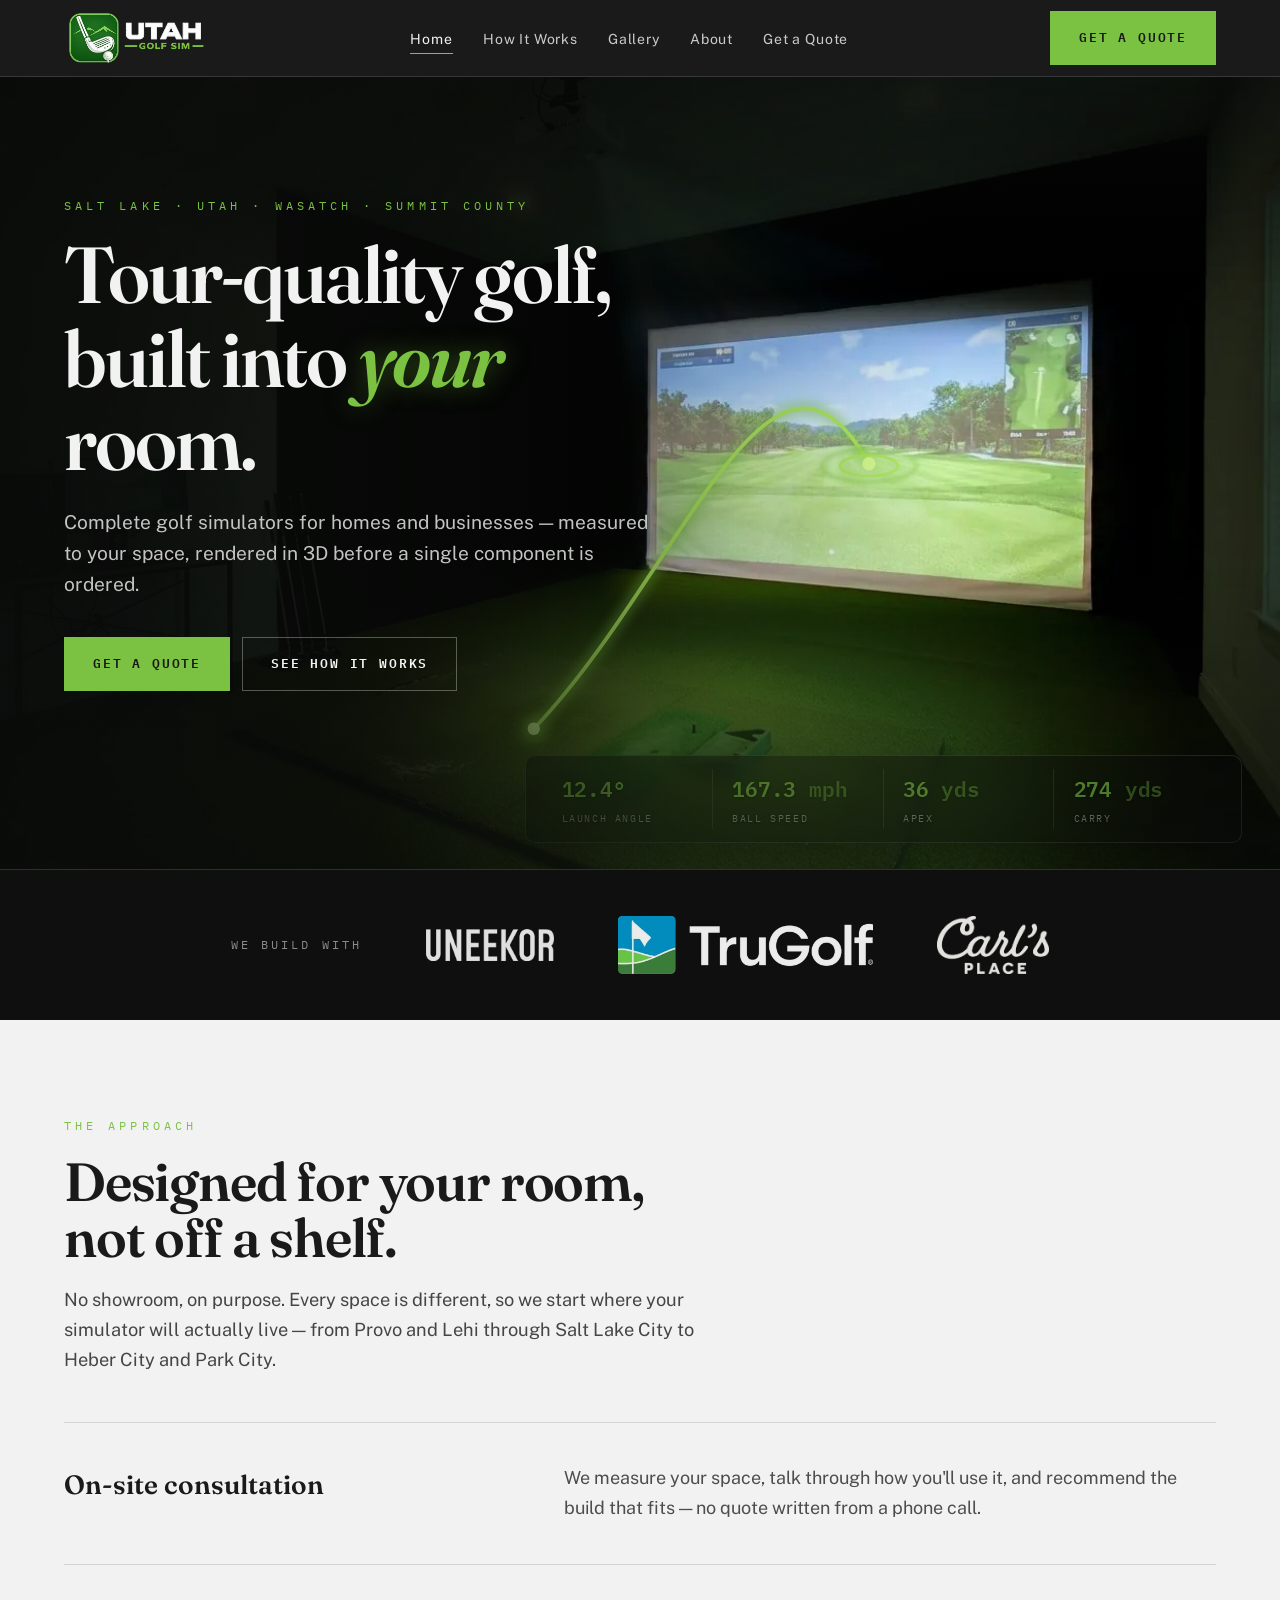
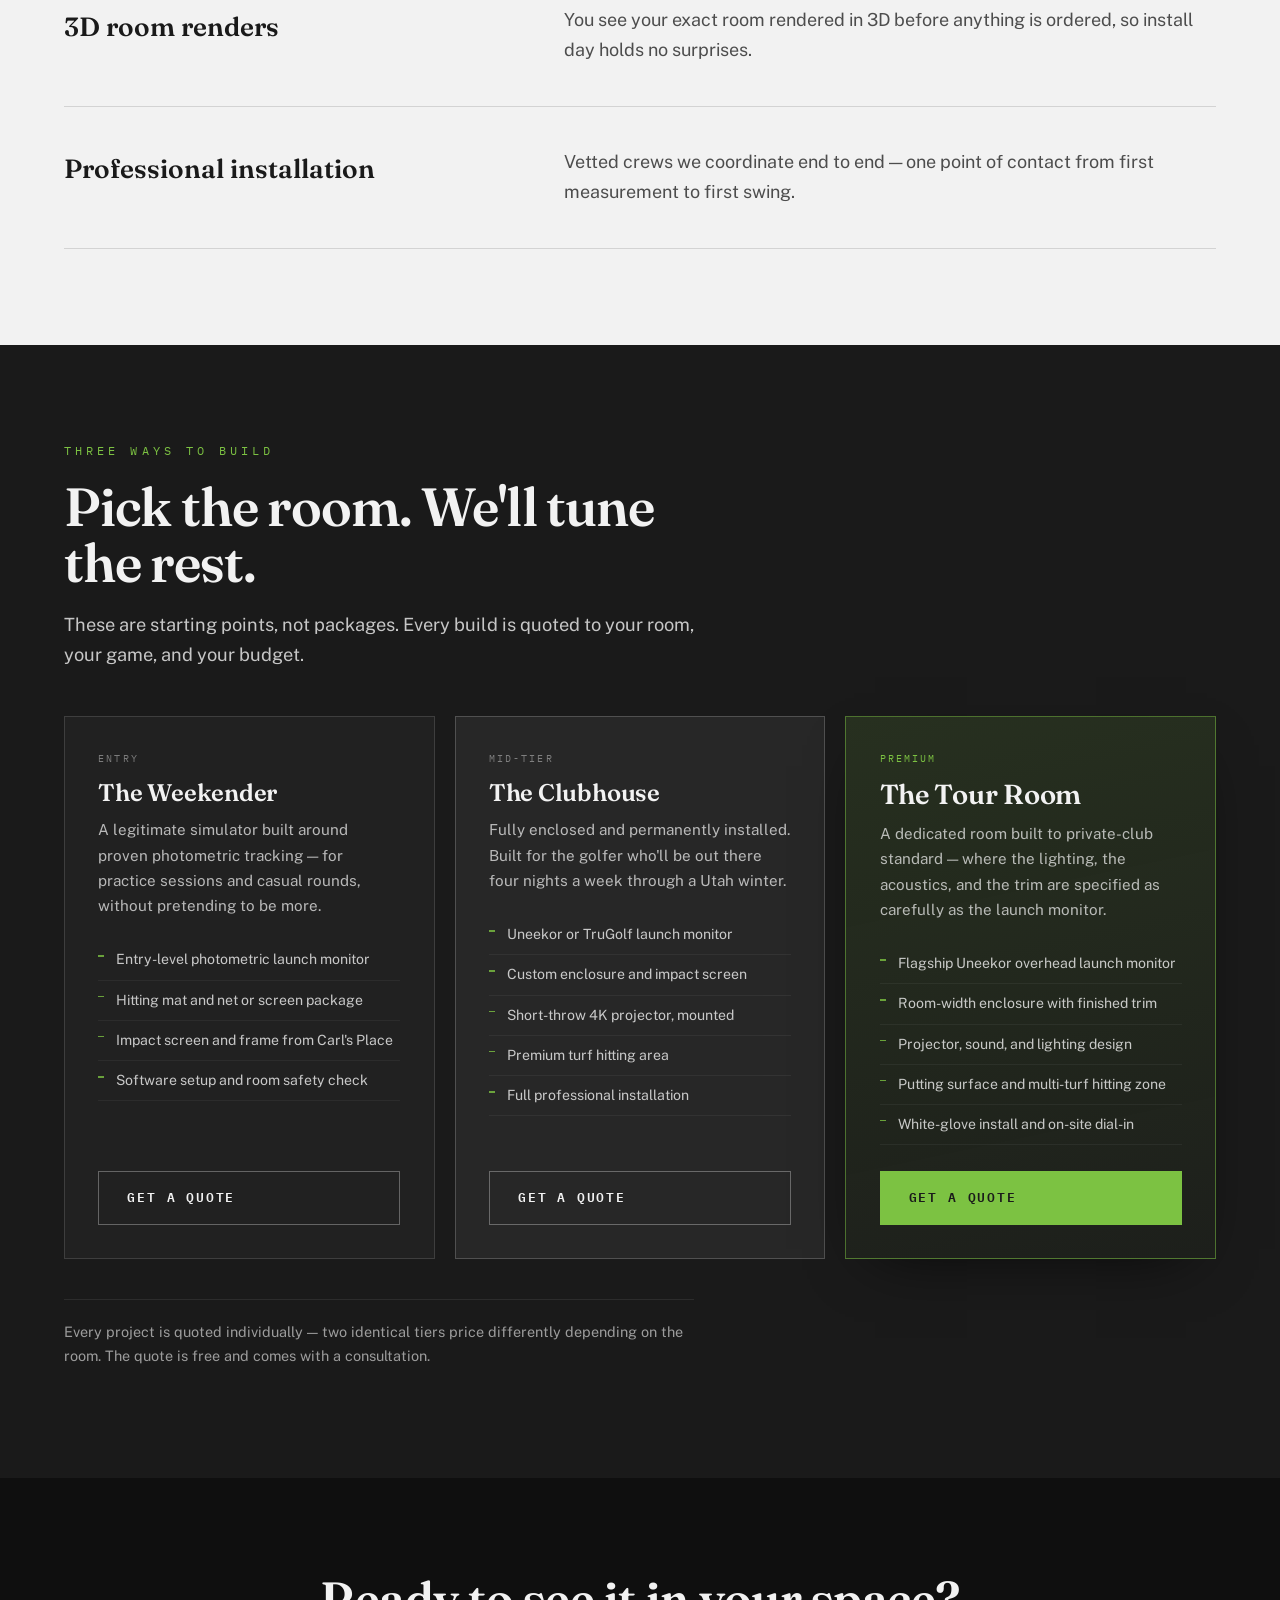
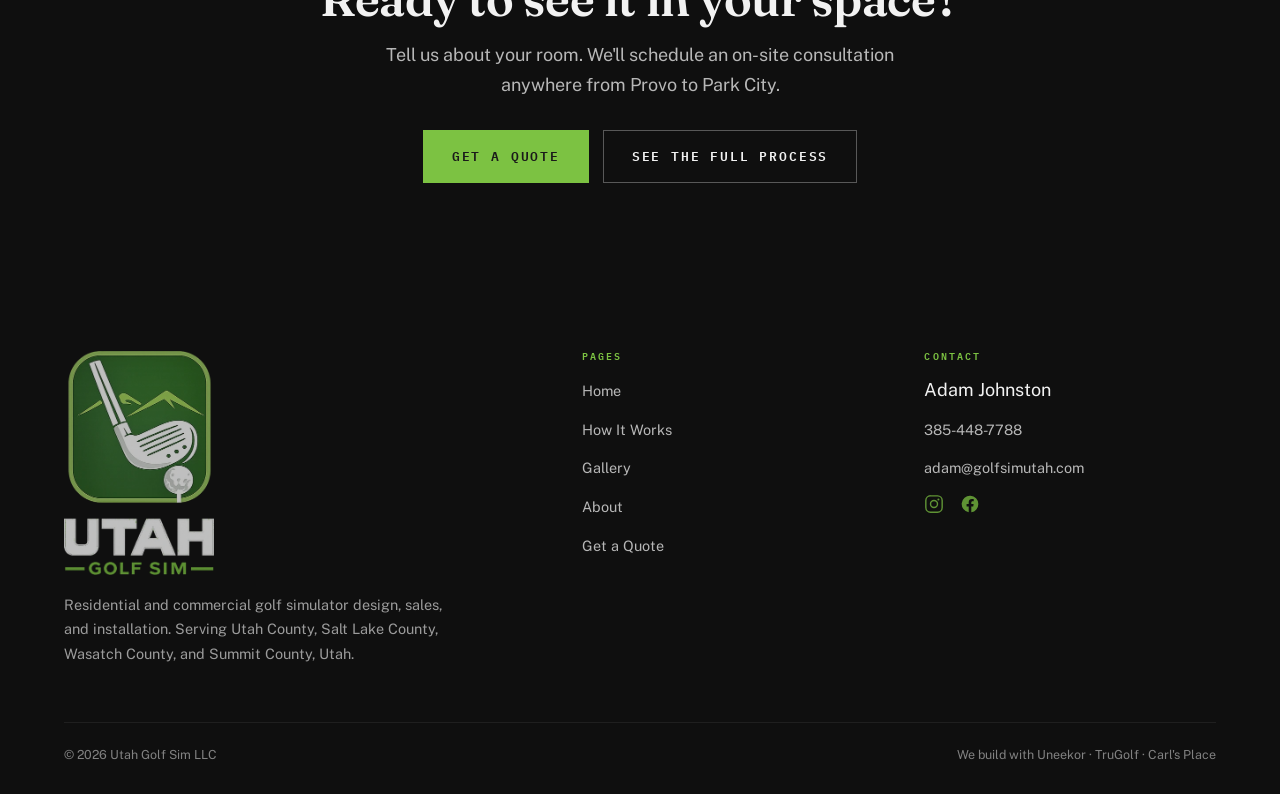
<file: index.html>
<!DOCTYPE html>
<html lang="en">
<head>
<meta charset="utf-8">
<meta name="viewport" content="width=device-width, initial-scale=1.0">
<!-- Google tag (gtag.js) -->
<script async src="https://www.googletagmanager.com/gtag/js?id=G-Y579968N7B"></script>
<script>
  window.dataLayer = window.dataLayer || [];
  function gtag(){dataLayer.push(arguments);}
  gtag('js', new Date());
  gtag('config', 'G-Y579968N7B');
</script>
<!-- Meta Pixel Code -->
<script>
!function(f,b,e,v,n,t,s)
{if(f.fbq)return;n=f.fbq=function(){n.callMethod?
n.callMethod.apply(n,arguments):n.queue.push(arguments)};
if(!f._fbq)f._fbq=n;n.push=n;n.loaded=!0;n.version='2.0';
n.queue=[];t=b.createElement(e);t.async=!0;
t.src=v;s=b.getElementsByTagName(e)[0];
s.parentNode.insertBefore(t,s)}(window, document,'script',
'https://connect.facebook.net/en_US/fbevents.js');
fbq('init', '1754399582407942');
fbq('track', 'PageView');
</script>
<noscript><img height="1" width="1" style="display:none"
src="https://www.facebook.com/tr?id=1754399582407942&ev=PageView&noscript=1"
/></noscript>
<!-- End Meta Pixel Code -->
<title>Golf Simulator Installation — Salt Lake, Utah, Wasatch &amp; Summit County</title>
<meta name="description" content="Utah Golf Sim designs and installs residential and commercial golf simulators across Utah County, Salt Lake County, Wasatch County, and Summit County — Provo and Lehi to Park City and Heber City. We build with Uneekor, TruGolf, and Carl's Place. On-site consultation and a 3D render before anything is ordered.">
<link rel="canonical" href="https://golfsimutah.com/">
<meta property="og:type" content="website">
<meta property="og:site_name" content="Utah Golf Sim">
<meta property="og:title" content="Golf Simulator Installation — Salt Lake, Utah, Wasatch &amp; Summit County">
<meta property="og:description" content="Residential and commercial golf simulator design and installation. On-site consultation, 3D room render, professional install.">
<meta property="og:url" content="https://golfsimutah.com/">
<meta property="og:image" content="https://golfsimutah.com/assets/img/og-image.jpg">
<meta name="twitter:card" content="summary_large_image">
<meta name="twitter:title" content="Golf Simulator Installation — Salt Lake, Utah, Wasatch &amp; Summit County">
<meta name="twitter:description" content="Residential and commercial golf simulator design and installation across Utah County, Salt Lake County, Wasatch County, and Summit County.">
<meta name="twitter:image" content="https://golfsimutah.com/assets/img/og-image.jpg">
<link rel="icon" href="/favicon.ico" sizes="any">
<link rel="icon" type="image/png" sizes="32x32" href="/assets/img/favicon-32.png">
<link rel="icon" type="image/png" sizes="16x16" href="/assets/img/favicon-16.png">
<link rel="apple-touch-icon" sizes="180x180" href="/assets/img/apple-touch-icon.png">
<link rel="preconnect" href="https://fonts.googleapis.com">
<link rel="preconnect" href="https://fonts.gstatic.com" crossorigin>
<link href="https://fonts.googleapis.com/css2?family=Fraunces:ital,opsz,wght@0,9..144,600;0,9..144,700;1,9..144,600&family=IBM+Plex+Mono:wght@400;600&family=Public+Sans:wght@400;600&display=swap" rel="stylesheet">
<link rel="stylesheet" href="/assets/css/style.css">
<script type="application/ld+json">
{
  "@context":"https://schema.org",
  "@type":"LocalBusiness",
  "@id":"https://golfsimutah.com/#business",
  "name":"Utah Golf Sim",
  "legalName":"Utah Golf Sim LLC",
  "url":"https://golfsimutah.com/",
  "logo":"https://golfsimutah.com/assets/img/logo-horizontal.png",
  "image":"https://golfsimutah.com/assets/img/og-image.jpg",
  "telephone":"+1-385-448-7788",
  "email":"adam@golfsimutah.com",
  "priceRange":"$$$$",
  "founder":{"@type":"Person","name":"Adam Johnston"},
  "address":{"@type":"PostalAddress","addressRegion":"UT","addressCountry":"US"},
  "areaServed":[
    {"@type":"AdministrativeArea","name":"Utah County, Utah"},
    {"@type":"AdministrativeArea","name":"Salt Lake County, Utah"},
    {"@type":"AdministrativeArea","name":"Wasatch County, Utah"},
    {"@type":"AdministrativeArea","name":"Summit County, Utah"}
  ],
  "description":"Residential and commercial golf simulator design, sales, and installation serving Utah County, Salt Lake County, Wasatch County, and Summit County, Utah — including Provo, Orem, Lehi, Draper, Park City, and Heber City.",
  "makesOffer":[
    {"@type":"Offer","itemOffered":{"@type":"Service","name":"The Weekender — entry golf simulator build"}},
    {"@type":"Offer","itemOffered":{"@type":"Service","name":"The Clubhouse — mid-tier enclosed simulator room"}},
    {"@type":"Offer","itemOffered":{"@type":"Service","name":"The Tour Room — premium dedicated simulator room"}}
  ]
}
</script>
</head>
<body>
<a class="skip" href="#main">Skip to main content</a>

<header class="nav">
  <div class="nav__in">
    <a class="logo" href="/" aria-label="Utah Golf Sim - Home"><picture><source srcset="/assets/img/logo-horizontal-rev.webp" type="image/webp"><img class="logo__img" src="/assets/img/logo-horizontal-rev.png" alt="Utah Golf Sim" width="560" height="232" fetchpriority="high"></picture></a>
    <button class="nav__toggle" aria-expanded="false" aria-label="Menu">
      <svg width="22" height="14" viewBox="0 0 22 14" fill="none" stroke="currentColor" stroke-width="1.6"><path d="M0 1h22M0 7h22M0 13h22"/></svg>
    </button>
    <ul class="nav__links">
      <li><a href="/" aria-current="page">Home</a></li>
      <li><a href="/how-it-works">How It Works</a></li>
      <li><a href="/gallery">Gallery</a></li>
      <li><a href="/about">About</a></li>
      <li><a href="/quote">Get a Quote</a></li>
    </ul>
    <a class="btn btn--brass" href="/quote">Get a Quote</a>
  </div>
</header>

<main id="main">

<section class="hero">
  <div class="hero__grid">
    <div class="hero__copy">
      <p class="eyebrow">Salt Lake &middot; Utah &middot; Wasatch &middot; Summit County</p>
      <h1>Tour-quality golf,<br>built into <em>your</em> room.</h1>
      <p class="hero__sub">Complete golf simulators for homes and businesses — measured to your space, rendered in 3D before a single component is ordered.</p>
      <div class="hero__cta">
        <a class="btn btn--brass" href="/quote">Get a Quote</a>
        <a class="btn btn--ghost" href="/how-it-works">See How It Works</a>
      </div>
    </div>

    <div class="hero__media">
      <picture>
        <source srcset="/assets/img/hero-dark.webp" type="image/webp">
        <img src="/assets/img/hero-dark.jpg" width="1376" height="768" fetchpriority="high" alt="A dimly lit golf simulator room with glowing green turf, a bright projected fairway on the screen wall, and a ceiling-mounted projector."></picture>
      <div class="hero__scrim"></div>

      <!-- viewBox matches the photo (1376x768) and slices the same way it does,
           so the arc lines up with the screen/mat at every viewport size.
           Shot: tee glow on the turf, rising tracer, impact dead-centre on the
           screen (910,375) with a glowing perspective ring. -->
      <svg class="hero__tracer" viewBox="0 0 1376 768" preserveAspectRatio="xMidYMid slice" aria-hidden="true">
        <path class="tracer__path tracer__path--under" pathLength="1000" d="M 585 632 C 730 480, 815 205, 910 375"/>
        <path class="tracer__path" pathLength="1000" d="M 585 632 C 730 480, 815 205, 910 375"/>
        <circle class="tracer__tee-halo" cx="585" cy="632" r="16"/>
        <circle class="tracer__ball tracer__ball--tee" cx="585" cy="632" r="6" style="transform-origin:585px 632px"/>
        <ellipse class="tracer__ring tracer__ring--outer" cx="910" cy="377" rx="46" ry="16" style="transform-origin:910px 377px"/>
        <ellipse class="tracer__ring" cx="910" cy="377" rx="28" ry="10" style="transform-origin:910px 377px"/>
        <circle class="tracer__ball tracer__ball--land" cx="910" cy="375" r="6.5" style="transform-origin:910px 375px"/>
      </svg>

      <div class="readout">
        <div class="readout__item">
          <div class="readout__num"><span data-to="12.4" data-dec="1" data-suffix="°">12.4°</span></div>
          <div class="readout__lbl">Launch angle</div>
        </div>
        <div class="readout__item">
          <div class="readout__num"><span data-to="167.3" data-dec="1">167.3</span> <span style="opacity:.55">mph</span></div>
          <div class="readout__lbl">Ball speed</div>
        </div>
        <div class="readout__item">
          <div class="readout__num"><span data-to="36" data-dec="0">36</span> <span style="opacity:.55">yds</span></div>
          <div class="readout__lbl">Apex</div>
        </div>
        <div class="readout__item">
          <div class="readout__num"><span data-to="274" data-dec="0">274</span> <span style="opacity:.55">yds</span></div>
          <div class="readout__lbl">Carry</div>
        </div>
      </div>
    </div>
  </div>
</section>

<section class="dealers">
  <div class="wrap dealers__in">
    <span class="dealers__lbl">We build with</span>
    <picture><source srcset="/assets/img/uneekor-logo.webp" type="image/webp"><img class="dealers__logo dealers__logo--uneekor" src="/assets/img/uneekor-logo.png" width="360" height="90" alt="Uneekor" loading="lazy"></picture>
    <picture><source srcset="/assets/img/trugolf-logo.webp" type="image/webp"><img class="dealers__logo dealers__logo--tru" src="/assets/img/trugolf-logo.png" width="167" height="38" alt="TruGolf" loading="lazy"></picture>
    <img class="dealers__logo" src="/assets/img/carl-place-logo.png" width="79" height="41" alt="Carl's Place" loading="lazy">
  </div>
</section>

<section class="sec">
  <div class="wrap">
    <div class="sec__head rv">
      <p class="eyebrow">The approach</p>
      <h2>Designed for your room, not off a shelf.</h2>
      <p class="sec__lede">No showroom, on purpose. Every space is different, so we start where your simulator will actually live — from Provo and Lehi through Salt Lake City to Heber City and Park City.</p>
    </div>

    <div class="approach">
      <div class="approach__row rv">
        <div class="approach__k">On-site consultation</div>
        <p class="approach__v">We measure your space, talk through how you'll use it, and recommend the build that fits — no quote written from a phone call.</p>
      </div>
      <div class="approach__row rv">
        <div class="approach__k">3D room renders</div>
        <p class="approach__v">You see your exact room rendered in 3D before anything is ordered, so install day holds no surprises.</p>
      </div>
      <div class="approach__row rv">
        <div class="approach__k">Professional installation</div>
        <p class="approach__v">Vetted crews we coordinate end to end — one point of contact from first measurement to first swing.</p>
      </div>
    </div>
  </div>
</section>

<section class="sec sec--dark">
  <div class="wrap">
    <div class="sec__head rv">
      <p class="eyebrow">Three ways to build</p>
      <h2>Pick the room. We'll tune the rest.</h2>
      <p class="sec__lede">These are starting points, not packages. Every build is quoted to your room, your game, and your budget.</p>
    </div>

    <div class="tiers">
      <article class="tier rv">
        <div class="tier__tag">Entry</div>
        <h3>The Weekender</h3>
        <p class="tier__desc">A legitimate simulator built around proven photometric tracking — for practice sessions and casual rounds, without pretending to be more.</p>
        <ul class="tier__list">
          <li>Entry-level photometric launch monitor</li>
          <li>Hitting mat and net or screen package</li>
          <li>Impact screen and frame from Carl's Place</li>
          <li>Software setup and room safety check</li>
        </ul>
        <a class="btn btn--ghost" href="/quote">Get a Quote</a>
      </article>

      <article class="tier tier--mid rv">
        <div class="tier__tag">Mid-tier</div>
        <h3>The Clubhouse</h3>
        <p class="tier__desc">Fully enclosed and permanently installed. Built for the golfer who'll be out there four nights a week through a Utah winter.</p>
        <ul class="tier__list">
          <li>Uneekor or TruGolf launch monitor</li>
          <li>Custom enclosure and impact screen</li>
          <li>Short-throw 4K projector, mounted</li>
          <li>Premium turf hitting area</li>
          <li>Full professional installation</li>
        </ul>
        <a class="btn btn--ghost" href="/quote">Get a Quote</a>
      </article>

      <article class="tier tier--top rv">
        <div class="tier__tag">Premium</div>
        <h3>The Tour Room</h3>
        <p class="tier__desc">A dedicated room built to private-club standard — where the lighting, the acoustics, and the trim are specified as carefully as the launch monitor.</p>
        <ul class="tier__list">
          <li>Flagship Uneekor overhead launch monitor</li>
          <li>Room-width enclosure with finished trim</li>
          <li>Projector, sound, and lighting design</li>
          <li>Putting surface and multi-turf hitting zone</li>
          <li>White-glove install and on-site dial-in</li>
        </ul>
        <a class="btn btn--brass" href="/quote">Get a Quote</a>
      </article>
    </div>

    <p class="tier__note">Every project is quoted individually — two identical tiers price differently depending on the room. The quote is free and comes with a consultation.</p>
  </div>
</section>

<section class="cta">
  <div class="wrap">
    <h2>Ready to see it in your space?</h2>
    <p>Tell us about your room. We'll schedule an on-site consultation anywhere from Provo to Park City.</p>
    <a class="btn btn--brass" href="/quote">Get a Quote</a>
    <a class="btn btn--ghost" href="/how-it-works" style="margin-left:10px">See the Full Process</a>
  </div>
</section>

</main>

<footer class="foot">
  <div class="wrap">
    <div class="foot__grid">
      <div>
        <a class="logo" href="/" aria-label="Utah Golf Sim - Home"><picture><source srcset="/assets/img/logo-vertical-rev.webp" type="image/webp"><img class="logo__img logo__img--foot" src="/assets/img/logo-vertical-rev.png" alt="Utah Golf Sim" width="340" height="507" loading="lazy"></picture></a>
        <p class="foot__blurb">Residential and commercial golf simulator design, sales, and installation. Serving Utah County, Salt Lake County, Wasatch County, and Summit County, Utah.</p>
      </div>
      <div>
        <h4>Pages</h4>
        <ul>
          <li><a href="/">Home</a></li>
          <li><a href="/how-it-works">How It Works</a></li>
          <li><a href="/gallery">Gallery</a></li>
          <li><a href="/about">About</a></li>
          <li><a href="/quote">Get a Quote</a></li>
        </ul>
      </div>
      <div>
        <h4>Contact</h4>
        <ul>
          <li>Adam Johnston</li>
          <li><a href="tel:+13854487788">385-448-7788</a></li>
          <li><a href="mailto:adam@golfsimutah.com">adam@golfsimutah.com</a></li><li class="foot__social"><a href="https://www.instagram.com/utahgolfsim/" target="_blank" rel="noopener" aria-label="Utah Golf Sim on Instagram"><svg width="20" height="20" viewBox="0 0 24 24" fill="none" aria-hidden="true"><rect x="2.2" y="2.2" width="19.6" height="19.6" rx="5.5" stroke="currentColor" stroke-width="1.7"/><circle cx="12" cy="12" r="4.2" stroke="currentColor" stroke-width="1.7"/><circle cx="17.3" cy="6.7" r="1.25" fill="currentColor"/></svg></a><a href="https://www.facebook.com/profile.php?id=61592087606623" target="_blank" rel="noopener" aria-label="Utah Golf Sim on Facebook"><svg width="20" height="20" viewBox="0 0 24 24" fill="currentColor" aria-hidden="true"><path d="M22 12a10 10 0 1 0-11.56 9.88v-6.99H7.9V12h2.54V9.8c0-2.51 1.49-3.9 3.78-3.9 1.09 0 2.24.2 2.24.2v2.46h-1.26c-1.24 0-1.63.77-1.63 1.56V12h2.78l-.44 2.89h-2.34v6.99A10 10 0 0 0 22 12z"/></svg></a></li>
        </ul>
      </div>
    </div>
    <div class="foot__base">
      <span>© 2026 Utah Golf Sim LLC</span>
      <span>We build with Uneekor · TruGolf · Carl's Place</span>
    </div>
  </div>
</footer>

<script src="/assets/js/main.js"></script>
</body>
</html>
</file>
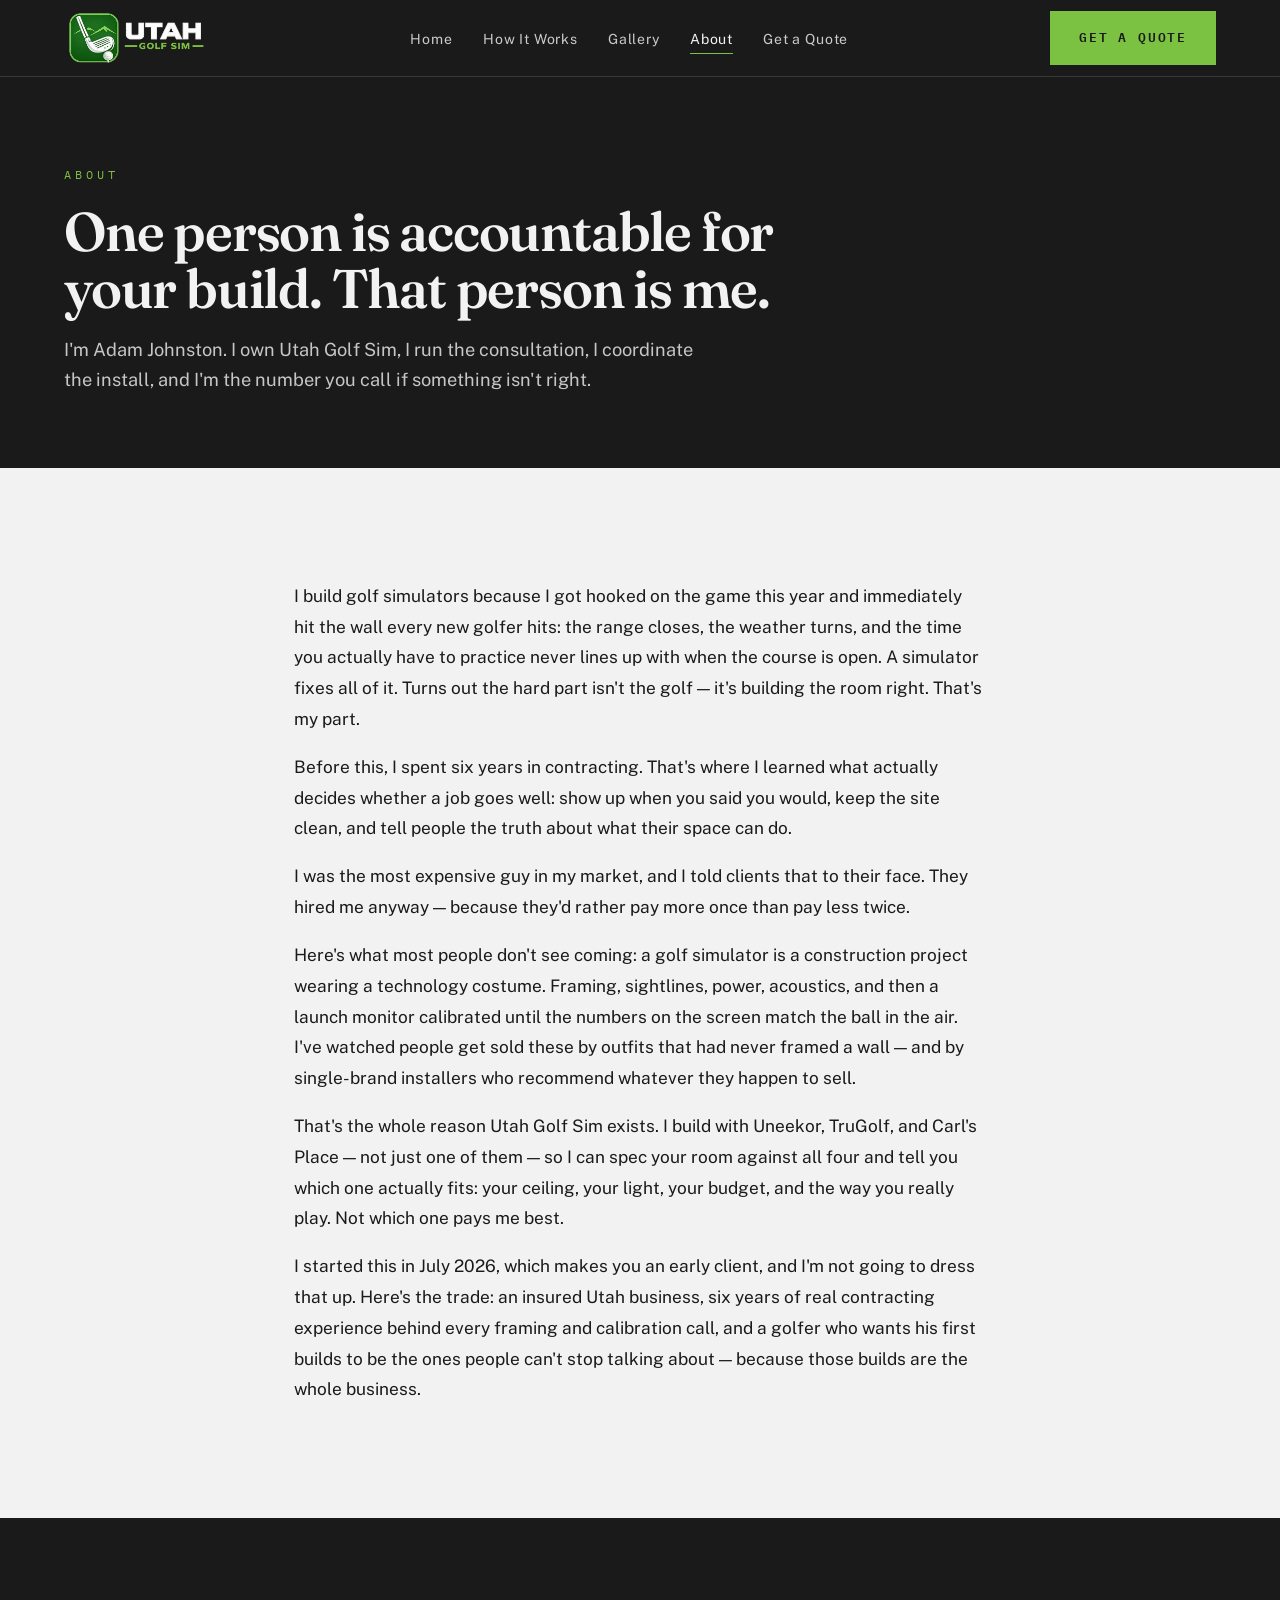
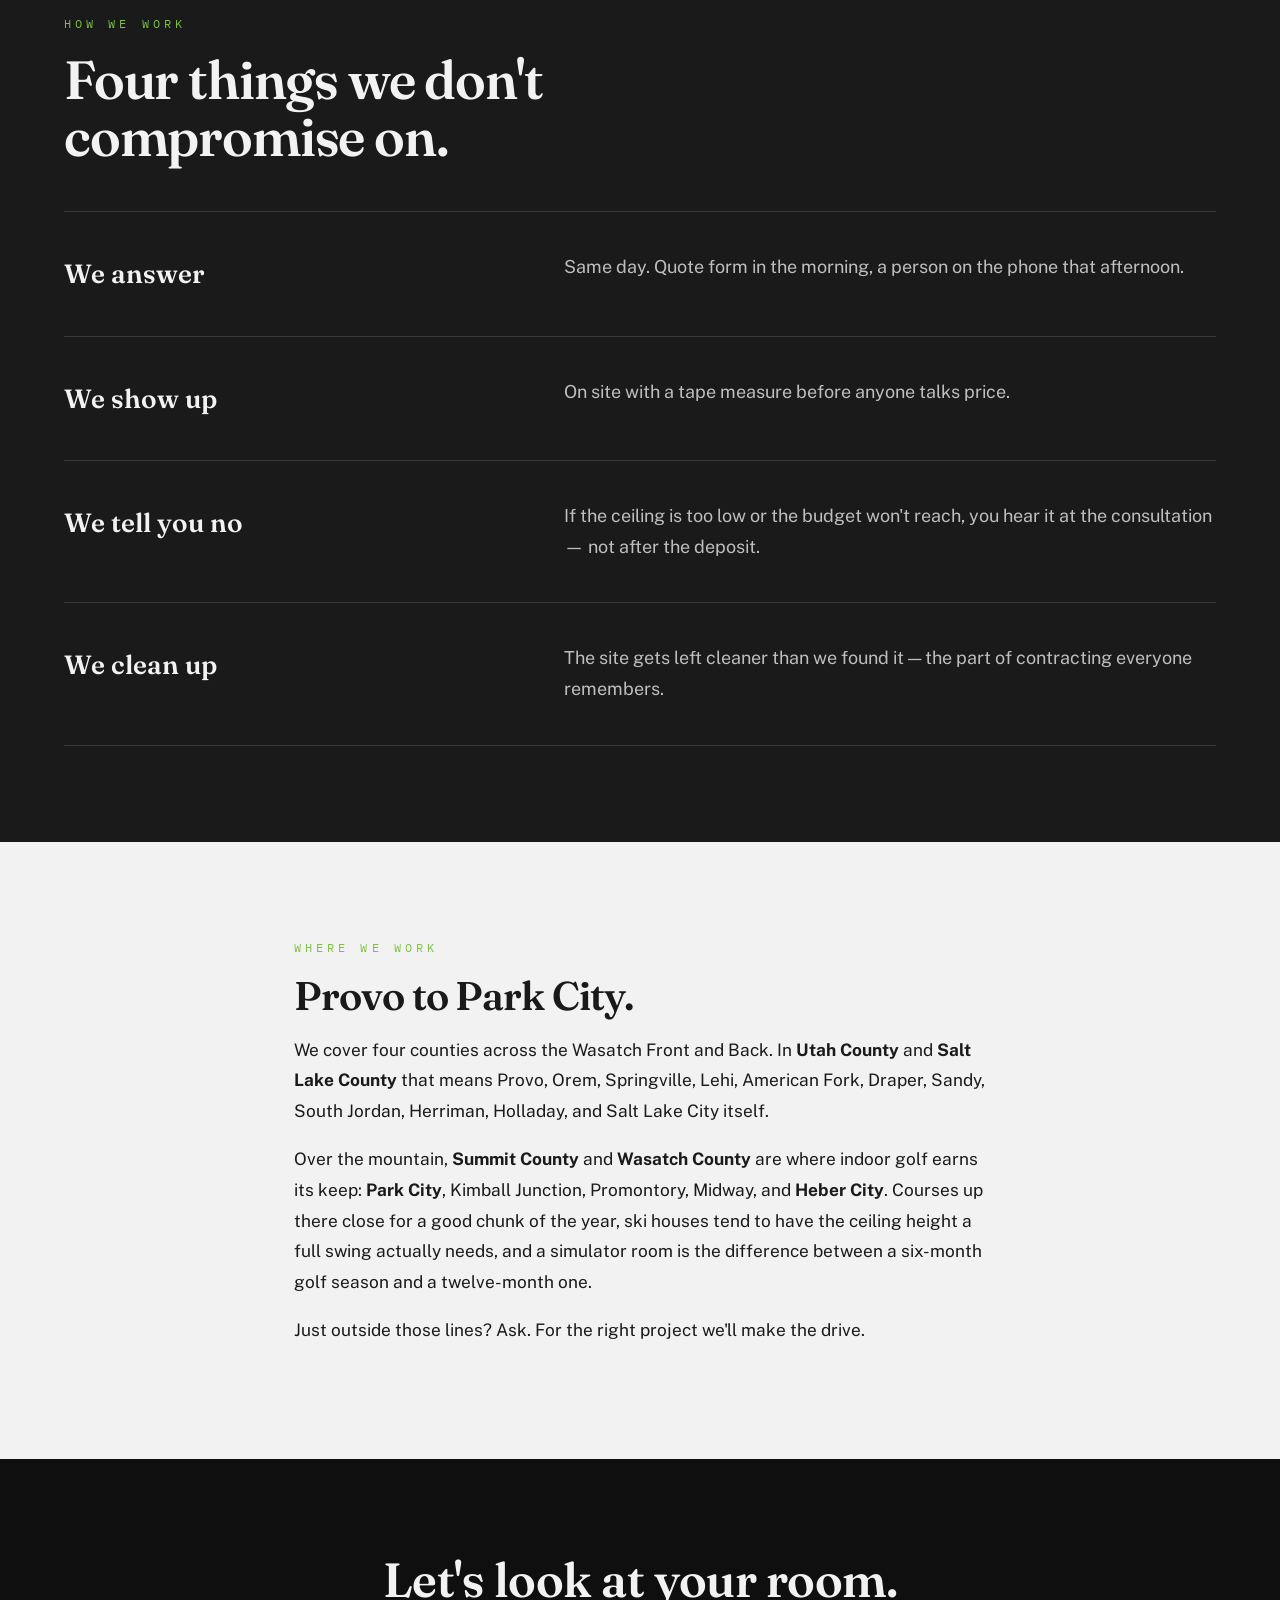
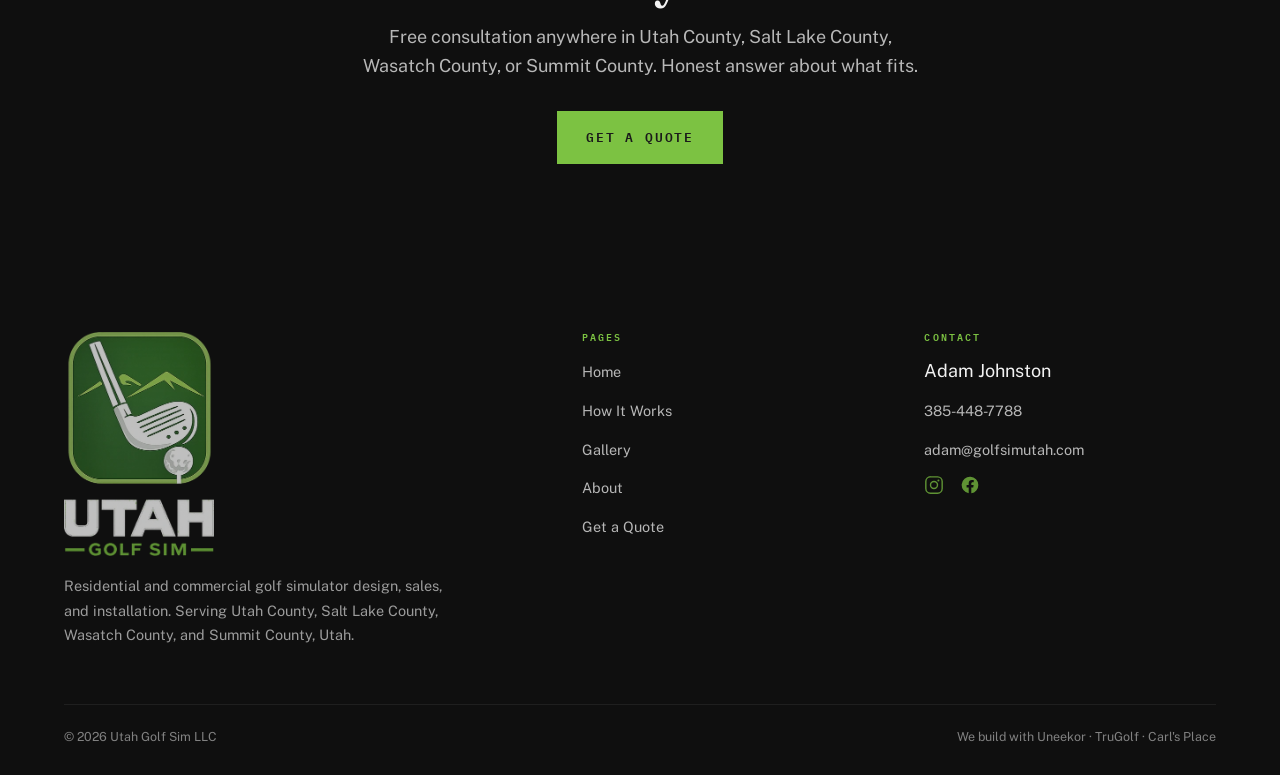
<file: about.html>
<!DOCTYPE html>
<html lang="en">
<head>
<meta charset="utf-8">
<meta name="viewport" content="width=device-width, initial-scale=1.0">
<!-- Google tag (gtag.js) -->
<script async src="https://www.googletagmanager.com/gtag/js?id=G-Y579968N7B"></script>
<script>
  window.dataLayer = window.dataLayer || [];
  function gtag(){dataLayer.push(arguments);}
  gtag('js', new Date());
  gtag('config', 'G-Y579968N7B');
</script>
<!-- Meta Pixel Code -->
<script>
!function(f,b,e,v,n,t,s)
{if(f.fbq)return;n=f.fbq=function(){n.callMethod?
n.callMethod.apply(n,arguments):n.queue.push(arguments)};
if(!f._fbq)f._fbq=n;n.push=n;n.loaded=!0;n.version='2.0';
n.queue=[];t=b.createElement(e);t.async=!0;
t.src=v;s=b.getElementsByTagName(e)[0];
s.parentNode.insertBefore(t,s)}(window, document,'script',
'https://connect.facebook.net/en_US/fbevents.js');
fbq('init', '1754399582407942');
fbq('track', 'PageView');
</script>
<noscript><img height="1" width="1" style="display:none"
src="https://www.facebook.com/tr?id=1754399582407942&ev=PageView&noscript=1"
/></noscript>
<!-- End Meta Pixel Code -->
<title>About Adam Johnston — Golf Simulator Installer, Provo to Park City</title>
<meta name="description" content="Utah Golf Sim is Adam Johnston — six years of contracting experience, a sales background, and a golf habit. Residential and commercial simulator builds across Utah County, Salt Lake County, Wasatch County, and Summit County — Provo to Park City.">
<link rel="canonical" href="https://golfsimutah.com/about">
<meta property="og:type" content="website">
<meta property="og:site_name" content="Utah Golf Sim">
<meta property="og:title" content="About Adam Johnston — Utah Golf Sim">
<meta property="og:description" content="Six years of contracting, a sales background, and a golf habit. One person accountable for your build.">
<meta property="og:url" content="https://golfsimutah.com/about">
<meta property="og:image" content="https://golfsimutah.com/assets/img/og-image.jpg">
<meta name="twitter:card" content="summary_large_image">
<meta name="twitter:title" content="About Adam Johnston — Utah Golf Sim">
<meta name="twitter:description" content="Six years of contracting, a sales background, and a golf habit. One person accountable for your build.">
<meta name="twitter:image" content="https://golfsimutah.com/assets/img/og-image.jpg">
<link rel="icon" href="/favicon.ico" sizes="any">
<link rel="icon" type="image/png" sizes="32x32" href="/assets/img/favicon-32.png">
<link rel="icon" type="image/png" sizes="16x16" href="/assets/img/favicon-16.png">
<link rel="apple-touch-icon" sizes="180x180" href="/assets/img/apple-touch-icon.png">
<link rel="preconnect" href="https://fonts.googleapis.com">
<link rel="preconnect" href="https://fonts.gstatic.com" crossorigin>
<link href="https://fonts.googleapis.com/css2?family=Fraunces:ital,opsz,wght@0,9..144,600;0,9..144,700;1,9..144,600&family=IBM+Plex+Mono:wght@400;600&family=Public+Sans:wght@400;600&display=swap" rel="stylesheet">
<link rel="stylesheet" href="/assets/css/style.css">
<script type="application/ld+json">
{"@context":"https://schema.org","@type":"AboutPage","mainEntity":{"@type":"Person","name":"Adam Johnston","jobTitle":"Owner","worksFor":{"@type":"LocalBusiness","name":"Utah Golf Sim","url":"https://golfsimutah.com/","telephone":"+1-385-448-7788","email":"adam@golfsimutah.com","priceRange":"$$$$","areaServed":[{"@type":"AdministrativeArea","name":"Utah County, Utah"},{"@type":"AdministrativeArea","name":"Salt Lake County, Utah"},{"@type":"AdministrativeArea","name":"Wasatch County, Utah"},{"@type":"AdministrativeArea","name":"Summit County, Utah"}]}}}
</script>
</head>
<body>
<a class="skip" href="#main">Skip to main content</a>
<header class="nav">
  <div class="nav__in">
    <a class="logo" href="/" aria-label="Utah Golf Sim - Home"><picture><source srcset="/assets/img/logo-horizontal-rev.webp" type="image/webp"><img class="logo__img" src="/assets/img/logo-horizontal-rev.png" alt="Utah Golf Sim" width="560" height="232" fetchpriority="high"></picture></a>
    <button class="nav__toggle" aria-expanded="false" aria-label="Menu"><svg width="22" height="14" viewBox="0 0 22 14" fill="none" stroke="currentColor" stroke-width="1.6"><path d="M0 1h22M0 7h22M0 13h22"/></svg></button>
    <ul class="nav__links">
      <li><a href="/">Home</a></li>
      <li><a href="/how-it-works">How It Works</a></li>
      <li><a href="/gallery">Gallery</a></li>
      <li><a href="/about" aria-current="page">About</a></li>
      <li><a href="/quote">Get a Quote</a></li>
    </ul>
    <a class="btn btn--brass" href="/quote">Get a Quote</a>
  </div>
</header>

<main id="main">
<section class="sec sec--tight" style="background:var(--green);color:var(--cream);padding-top:clamp(56px,7vw,88px)">
  <div class="wrap">
    <p class="eyebrow">About</p>
    <h2 style="font-size:clamp(2.1rem,4.4vw,3.4rem);color:var(--cream);max-width:22ch;margin-bottom:18px">One person is accountable for your build. That person is me.</h2>
    <p class="sec__lede" style="max-width:60ch">I'm Adam Johnston. I own Utah Golf Sim, I run the consultation, I coordinate the install, and I'm the number you call if something isn't right.</p>
  </div>
</section>

<section class="sec">
  <div class="wrap" style="max-width:820px">
    <div class="rv" style="font-size:1.08rem;line-height:1.78">
      <p>I build golf simulators because I got hooked on the game this year and immediately hit the wall every new golfer hits: the range closes, the weather turns, and the time you actually have to practice never lines up with when the course is open. A simulator fixes all of it. Turns out the hard part isn't the golf &mdash; it's building the room right. That's my part.</p>
      <p>Before this, I spent six years in contracting. That's where I learned what actually decides whether a job goes well: show up when you said you would, keep the site clean, and tell people the truth about what their space can do.</p>
      <p>I was the most expensive guy in my market, and I told clients that to their face. They hired me anyway &mdash; because they'd rather pay more once than pay less twice.</p>
      <p>Here's what most people don't see coming: a golf simulator is a construction project wearing a technology costume. Framing, sightlines, power, acoustics, and then a launch monitor calibrated until the numbers on the screen match the ball in the air. I've watched people get sold these by outfits that had never framed a wall &mdash; and by single-brand installers who recommend whatever they happen to sell.</p>
      <p>That's the whole reason Utah Golf Sim exists. I build with Uneekor, TruGolf, and Carl's Place &mdash; not just one of them &mdash; so I can spec your room against all four and tell you which one actually fits: your ceiling, your light, your budget, and the way you really play. Not which one pays me best.</p>
      <p>I started this in July 2026, which makes you an early client, and I'm not going to dress that up. Here's the trade: an insured Utah business, six years of real contracting experience behind every framing and calibration call, and a golfer who wants his first builds to be the ones people can't stop talking about &mdash; because those builds are the whole business.</p>
    </div>
  </div>
</section>

<section class="sec sec--dark">
  <div class="wrap">
    <div class="sec__head rv">
      <p class="eyebrow">How we work</p>
      <h2>Four things we don't compromise on.</h2>
    </div>
    <div class="approach">
      <div class="approach__row rv">
        <div class="approach__k">We answer</div>
        <p class="approach__v">Same day. Quote form in the morning, a person on the phone that afternoon.</p>
      </div>
      <div class="approach__row rv">
        <div class="approach__k">We show up</div>
        <p class="approach__v">On site with a tape measure before anyone talks price.</p>
      </div>
      <div class="approach__row rv">
        <div class="approach__k">We tell you no</div>
        <p class="approach__v">If the ceiling is too low or the budget won't reach, you hear it at the consultation — not after the deposit.</p>
      </div>
      <div class="approach__row rv">
        <div class="approach__k">We clean up</div>
        <p class="approach__v">The site gets left cleaner than we found it — the part of contracting everyone remembers.</p>
      </div>
    </div>
  </div>
</section>

<section class="sec">
  <div class="wrap" style="max-width:820px">
    <div class="rv">
      <p class="eyebrow">Where we work</p>
      <h2 style="font-size:clamp(1.8rem,3.2vw,2.5rem);margin-bottom:16px">Provo to Park City.</h2>
      <div style="font-size:1.08rem;line-height:1.78">
        <p>We cover four counties across the Wasatch Front and Back. In <strong>Utah County</strong> and <strong>Salt Lake County</strong> that means Provo, Orem, Springville, Lehi, American Fork, Draper, Sandy, South Jordan, Herriman, Holladay, and Salt Lake City itself.</p>
        <p>Over the mountain, <strong>Summit County</strong> and <strong>Wasatch County</strong> are where indoor golf earns its keep: <strong>Park City</strong>, Kimball Junction, Promontory, Midway, and <strong>Heber City</strong>. Courses up there close for a good chunk of the year, ski houses tend to have the ceiling height a full swing actually needs, and a simulator room is the difference between a six-month golf season and a twelve-month one.</p>
        <p>Just outside those lines? Ask. For the right project we'll make the drive.</p>
      </div>
    </div>
  </div>
</section>

<section class="cta">
  <div class="wrap">
    <h2>Let's look at your room.</h2>
    <p>Free consultation anywhere in Utah County, Salt Lake County, Wasatch County, or Summit County. Honest answer about what fits.</p>
    <a class="btn btn--brass" href="/quote">Get a Quote</a>
  </div>
</section>
</main>

<footer class="foot">
  <div class="wrap">
    <div class="foot__grid">
      <div>
        <a class="logo" href="/" aria-label="Utah Golf Sim - Home"><picture><source srcset="/assets/img/logo-vertical-rev.webp" type="image/webp"><img class="logo__img logo__img--foot" src="/assets/img/logo-vertical-rev.png" alt="Utah Golf Sim" width="340" height="507" loading="lazy"></picture></a>
        <p class="foot__blurb">Residential and commercial golf simulator design, sales, and installation. Serving Utah County, Salt Lake County, Wasatch County, and Summit County, Utah.</p>
      </div>
      <div><h4>Pages</h4><ul>
        <li><a href="/">Home</a></li><li><a href="/how-it-works">How It Works</a></li>
        <li><a href="/gallery">Gallery</a></li><li><a href="/about">About</a></li><li><a href="/quote">Get a Quote</a></li>
      </ul></div>
      <div><h4>Contact</h4><ul>
        <li>Adam Johnston</li><li><a href="tel:+13854487788">385-448-7788</a></li>
        <li><a href="mailto:adam@golfsimutah.com">adam@golfsimutah.com</a></li><li class="foot__social"><a href="https://www.instagram.com/utahgolfsim/" target="_blank" rel="noopener" aria-label="Utah Golf Sim on Instagram"><svg width="20" height="20" viewBox="0 0 24 24" fill="none" aria-hidden="true"><rect x="2.2" y="2.2" width="19.6" height="19.6" rx="5.5" stroke="currentColor" stroke-width="1.7"/><circle cx="12" cy="12" r="4.2" stroke="currentColor" stroke-width="1.7"/><circle cx="17.3" cy="6.7" r="1.25" fill="currentColor"/></svg></a><a href="https://www.facebook.com/profile.php?id=61592087606623" target="_blank" rel="noopener" aria-label="Utah Golf Sim on Facebook"><svg width="20" height="20" viewBox="0 0 24 24" fill="currentColor" aria-hidden="true"><path d="M22 12a10 10 0 1 0-11.56 9.88v-6.99H7.9V12h2.54V9.8c0-2.51 1.49-3.9 3.78-3.9 1.09 0 2.24.2 2.24.2v2.46h-1.26c-1.24 0-1.63.77-1.63 1.56V12h2.78l-.44 2.89h-2.34v6.99A10 10 0 0 0 22 12z"/></svg></a></li>
      </ul></div>
    </div>
    <div class="foot__base">
      <span>© 2026 Utah Golf Sim LLC</span>
      <span>We build with Uneekor · TruGolf · Carl's Place</span>
    </div>
  </div>
</footer>
<script src="/assets/js/main.js"></script>
</body>
</html>
</file>
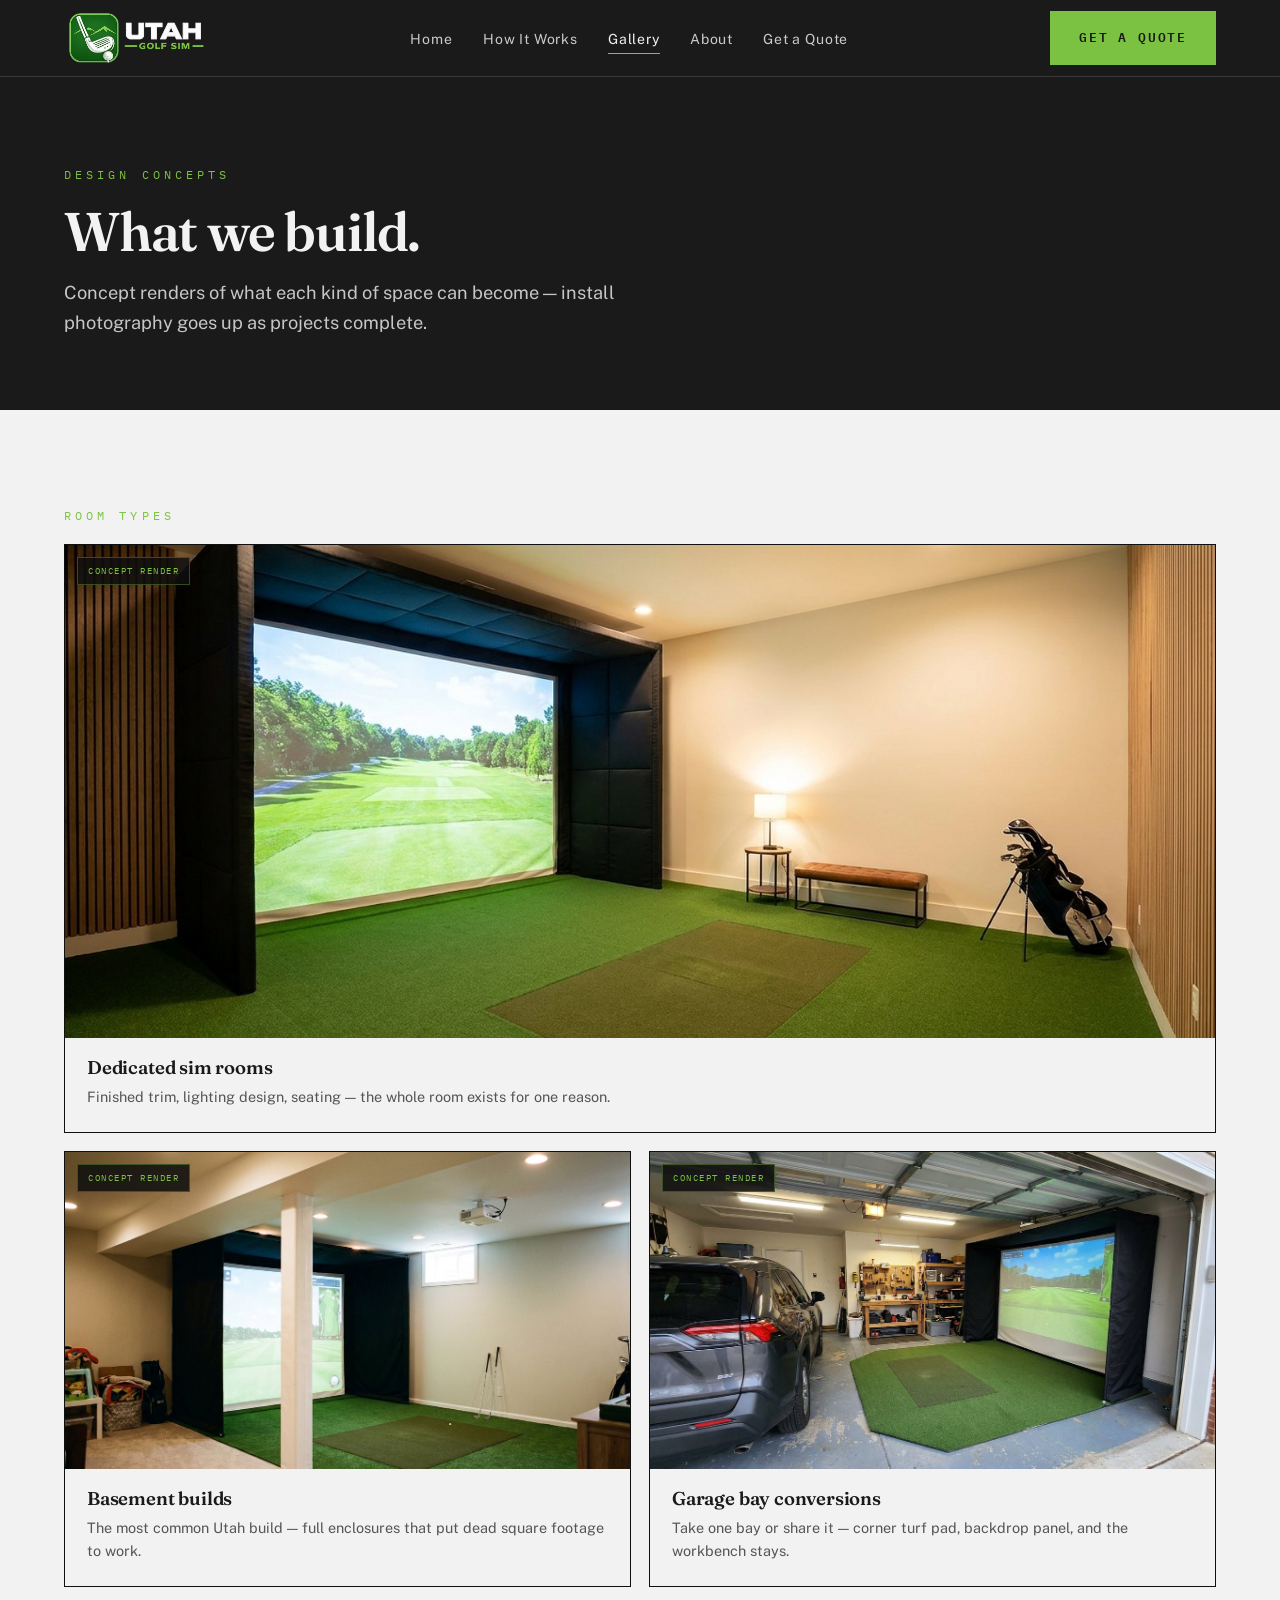
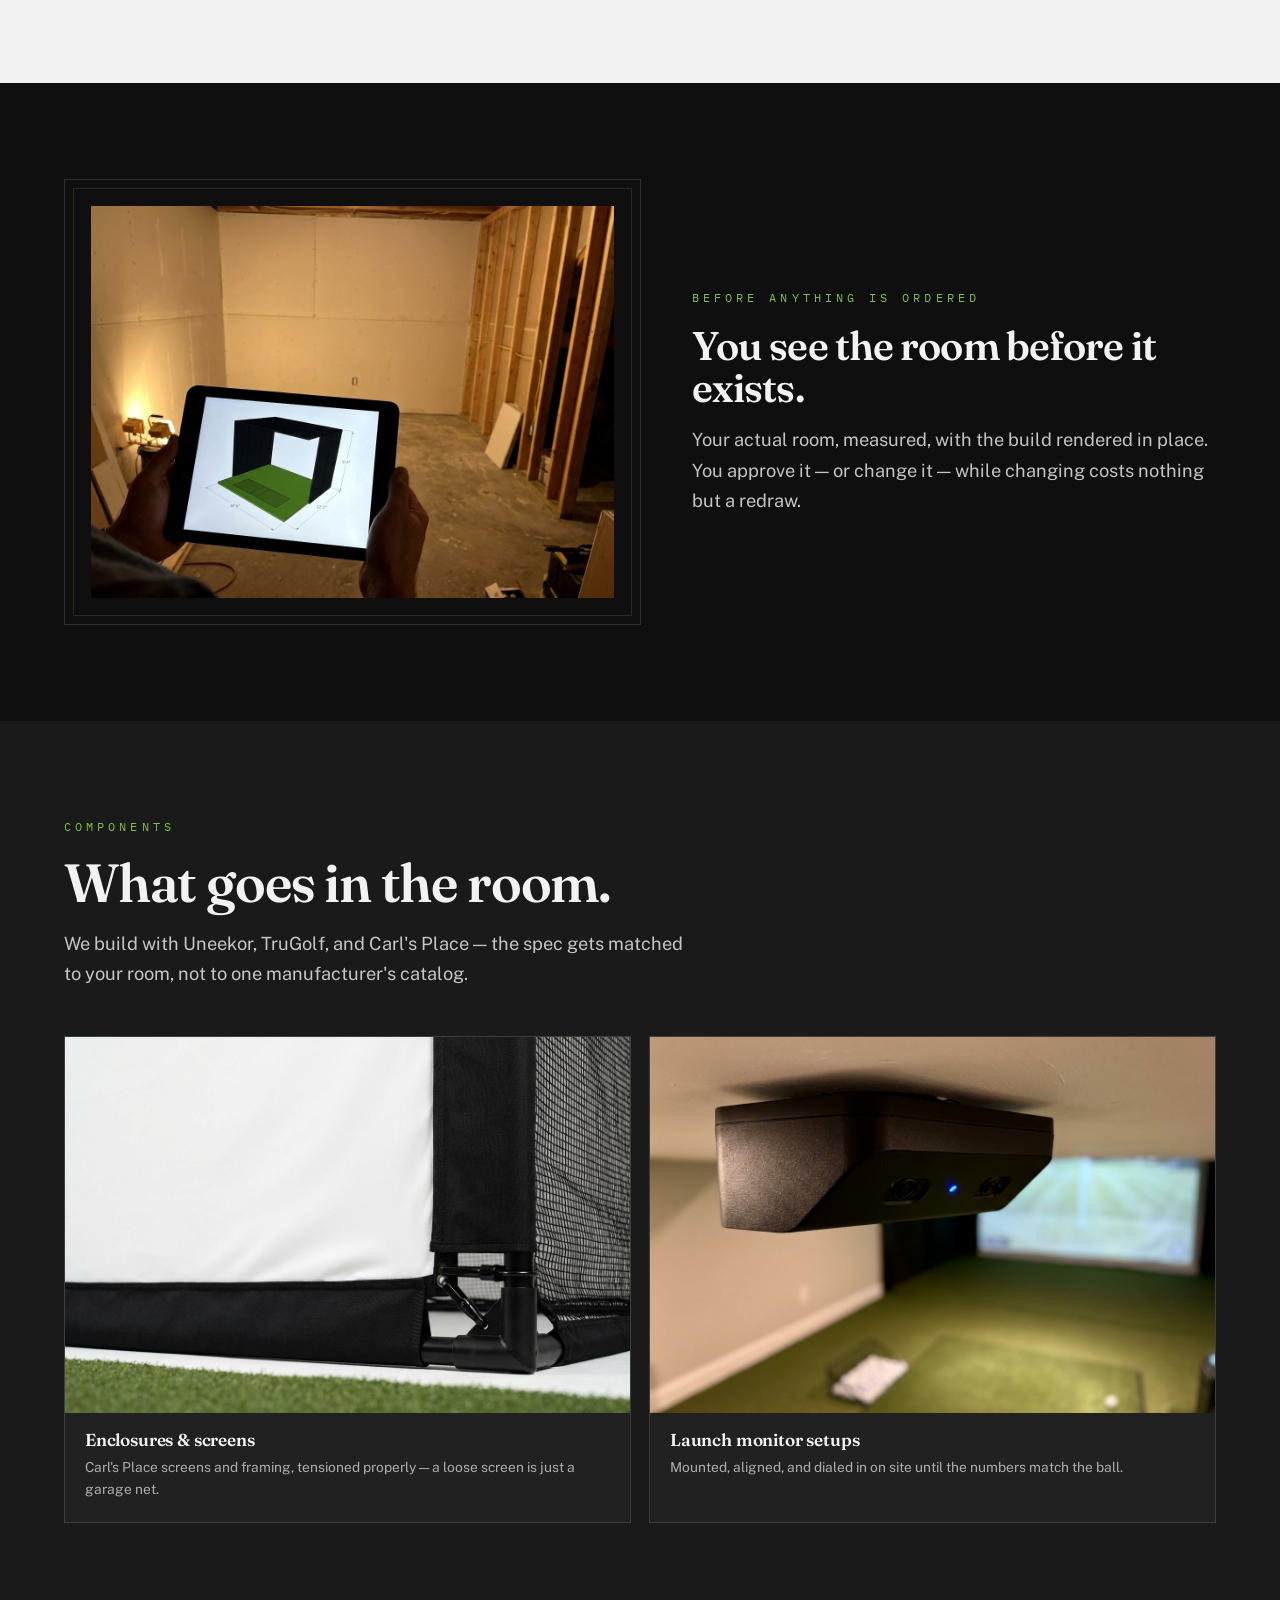
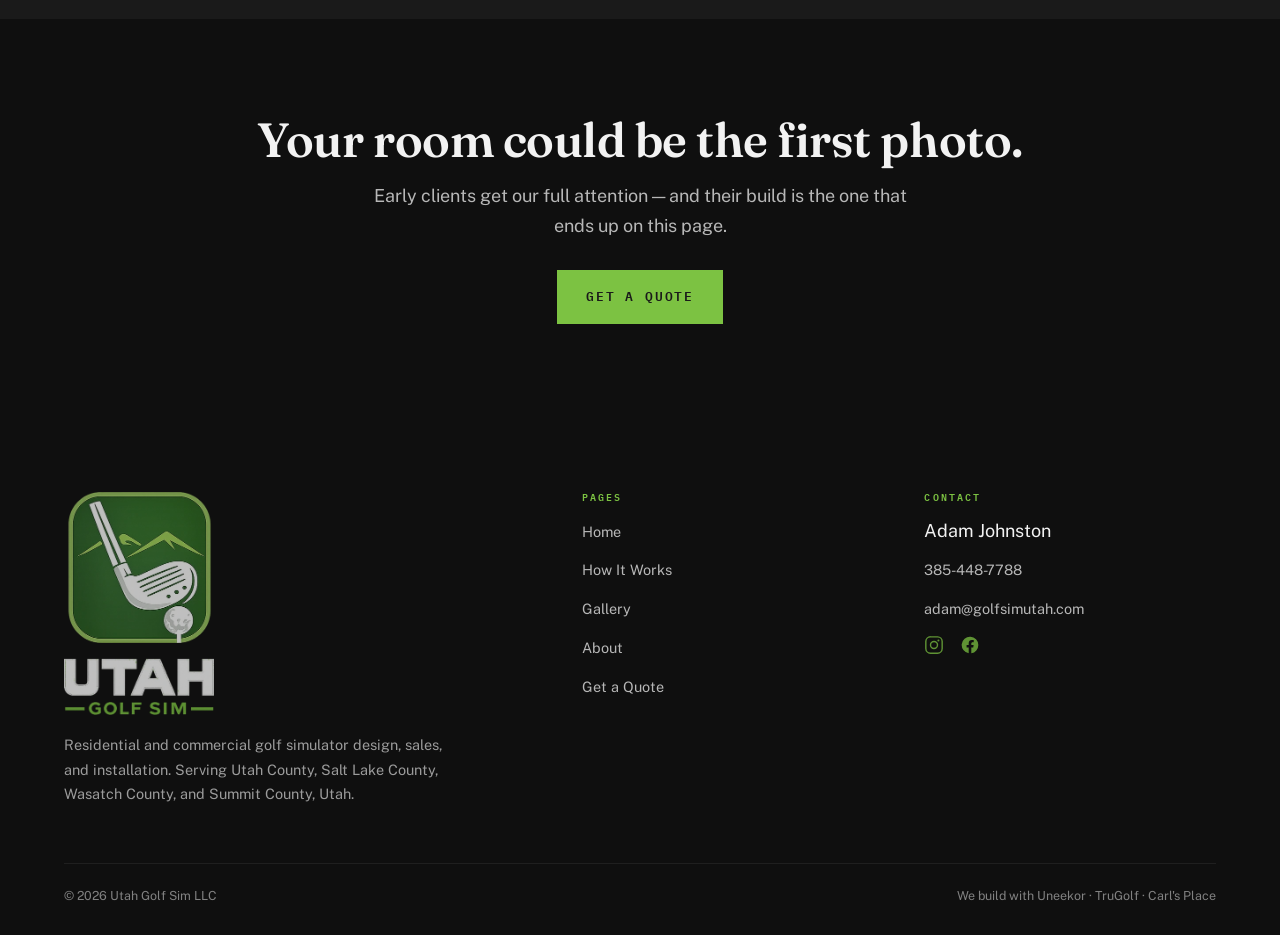
<file: gallery.html>
<!DOCTYPE html>
<html lang="en">
<head>
<meta charset="utf-8">
<meta name="viewport" content="width=device-width, initial-scale=1.0">
<!-- Google tag (gtag.js) -->
<script async src="https://www.googletagmanager.com/gtag/js?id=G-Y579968N7B"></script>
<script>
  window.dataLayer = window.dataLayer || [];
  function gtag(){dataLayer.push(arguments);}
  gtag('js', new Date());
  gtag('config', 'G-Y579968N7B');
</script>
<!-- Meta Pixel Code -->
<script>
!function(f,b,e,v,n,t,s)
{if(f.fbq)return;n=f.fbq=function(){n.callMethod?
n.callMethod.apply(n,arguments):n.queue.push(arguments)};
if(!f._fbq)f._fbq=n;n.push=n;n.loaded=!0;n.version='2.0';
n.queue=[];t=b.createElement(e);t.async=!0;
t.src=v;s=b.getElementsByTagName(e)[0];
s.parentNode.insertBefore(t,s)}(window, document,'script',
'https://connect.facebook.net/en_US/fbevents.js');
fbq('init', '1754399582407942');
fbq('track', 'PageView');
</script>
<noscript><img height="1" width="1" style="display:none"
src="https://www.facebook.com/tr?id=1754399582407942&ev=PageView&noscript=1"
/></noscript>
<!-- End Meta Pixel Code -->
<title>Design Concepts — Golf Simulator Builds in Utah | Utah Golf Sim</title>
<meta name="description" content="Concept renders of basement builds, garage bay conversions, and dedicated simulator rooms across Utah County, Salt Lake County, Wasatch County, and Summit County. Every build starts as a 3D render of your actual room.">
<link rel="canonical" href="https://golfsimutah.com/gallery">
<meta property="og:type" content="website">
<meta property="og:site_name" content="Utah Golf Sim">
<meta property="og:title" content="Design Concepts — Golf Simulator Builds in Utah">
<meta property="og:description" content="Basement builds, garage conversions, and dedicated simulator rooms. Every build starts as a 3D render of your actual room.">
<meta property="og:url" content="https://golfsimutah.com/gallery">
<meta property="og:image" content="https://golfsimutah.com/assets/img/og-image.jpg">
<meta name="twitter:card" content="summary_large_image">
<meta name="twitter:title" content="Design Concepts — Golf Simulator Builds in Utah">
<meta name="twitter:description" content="Basement builds, garage conversions, and dedicated simulator rooms across Utah County, Salt Lake County, Wasatch County, and Summit County.">
<meta name="twitter:image" content="https://golfsimutah.com/assets/img/og-image.jpg">
<link rel="icon" href="/favicon.ico" sizes="any">
<link rel="icon" type="image/png" sizes="32x32" href="/assets/img/favicon-32.png">
<link rel="icon" type="image/png" sizes="16x16" href="/assets/img/favicon-16.png">
<link rel="apple-touch-icon" sizes="180x180" href="/assets/img/apple-touch-icon.png">
<link rel="preconnect" href="https://fonts.googleapis.com">
<link rel="preconnect" href="https://fonts.gstatic.com" crossorigin>
<link href="https://fonts.googleapis.com/css2?family=Fraunces:ital,opsz,wght@0,9..144,600;0,9..144,700;1,9..144,600&family=IBM+Plex+Mono:wght@400;600&family=Public+Sans:wght@400;600&display=swap" rel="stylesheet">
<link rel="stylesheet" href="/assets/css/style.css">
<script type="application/ld+json">
{"@context":"https://schema.org","@type":"LocalBusiness","@id":"https://golfsimutah.com/#business","name":"Utah Golf Sim","url":"https://golfsimutah.com/","telephone":"+1-385-448-7788","email":"adam@golfsimutah.com","priceRange":"$$$$","address":{"@type":"PostalAddress","addressRegion":"UT","addressCountry":"US"},"areaServed":[{"@type":"AdministrativeArea","name":"Utah County, Utah"},{"@type":"AdministrativeArea","name":"Salt Lake County, Utah"},{"@type":"AdministrativeArea","name":"Wasatch County, Utah"},{"@type":"AdministrativeArea","name":"Summit County, Utah"}]}
</script>
</head>
<body>
<a class="skip" href="#main">Skip to main content</a>

<header class="nav">
  <div class="nav__in">
    <a class="logo" href="/" aria-label="Utah Golf Sim - Home"><picture><source srcset="/assets/img/logo-horizontal-rev.webp" type="image/webp"><img class="logo__img" src="/assets/img/logo-horizontal-rev.png" alt="Utah Golf Sim" width="560" height="232" fetchpriority="high"></picture></a>
    <button class="nav__toggle" aria-expanded="false" aria-label="Menu">
      <svg width="22" height="14" viewBox="0 0 22 14" fill="none" stroke="currentColor" stroke-width="1.6"><path d="M0 1h22M0 7h22M0 13h22"/></svg>
    </button>
    <ul class="nav__links">
      <li><a href="/">Home</a></li>
      <li><a href="/how-it-works">How It Works</a></li>
      <li><a href="/gallery" aria-current="page">Gallery</a></li>
      <li><a href="/about">About</a></li>
      <li><a href="/quote">Get a Quote</a></li>
    </ul>
    <a class="btn btn--brass" href="/quote">Get a Quote</a>
  </div>
</header>

<main id="main">

<section class="sec sec--tight" style="background:var(--green);color:var(--cream);padding-top:clamp(56px,7vw,88px)">
  <div class="wrap">
    <p class="eyebrow">Design concepts</p>
    <h2 style="font-size:clamp(2.1rem,4.4vw,3.4rem);color:var(--cream);max-width:18ch;margin-bottom:18px">What we build.</h2>
    <p class="sec__lede" style="max-width:60ch">Concept renders of what each kind of space can become — install photography goes up as projects complete.</p>
  </div>
</section>

<section class="sec">
  <div class="wrap">

    <p class="eyebrow rv">Room types</p>

    <div class="gwork">
      <article class="gwork__card gwork__card--feature rv">
        <div class="gwork__media">
          <span class="gwork__badge">Concept render</span>
          <img src="/assets/img/gallery-dedicated.jpg" alt="Concept render of a purpose-built golf simulator room with wall-to-wall turf, matte black screen wall, finished trim, and recessed lighting." loading="lazy">
        </div>
        <div class="gwork__body">
          <h3>Dedicated sim rooms</h3>
          <p>Finished trim, lighting design, seating — the whole room exists for one reason.</p>
        </div>
      </article>

      <article class="gwork__card rv">
        <div class="gwork__media">
          <span class="gwork__badge">Concept render</span>
          <img src="/assets/img/gallery-basement.jpg" alt="Concept render of a basement golf simulator with wall-to-wall turf, a matte black screen wall, and a ceiling-mounted projector." loading="lazy">
        </div>
        <div class="gwork__body">
          <h3>Basement builds</h3>
          <p>The most common Utah build — full enclosures that put dead square footage to work.</p>
        </div>
      </article>

      <article class="gwork__card rv">
        <div class="gwork__media">
          <span class="gwork__badge">Concept render</span>
          <img src="/assets/img/gallery-garage.jpg" alt="Concept render of a golf simulator built into one bay of a two-car garage, with a corner turf pad and a matte black backdrop panel." loading="lazy">
        </div>
        <div class="gwork__body">
          <h3>Garage bay conversions</h3>
          <p>Take one bay or share it — corner turf pad, backdrop panel, and the workbench stays.</p>
        </div>
      </article>
    </div>
  </div>
</section>

<section class="sec sec--deep">
  <div class="wrap">
    <div class="grender">
      <div class="grender__frame rv">
        <img src="/assets/img/gallery-render.jpg" alt="A tablet held in hand displaying a 3D architectural render of a golf simulator room layout before construction." loading="lazy">
      </div>
      <div class="rv">
        <p class="eyebrow">Before anything is ordered</p>
        <h2 style="font-size:clamp(1.8rem,3.2vw,2.5rem);margin-bottom:16px">You see the room before it exists.</h2>
        <p class="sec__lede">Your actual room, measured, with the build rendered in place. You approve it — or change it — while changing costs nothing but a redraw.</p>
      </div>
    </div>
  </div>
</section>

<section class="sec sec--dark">
  <div class="wrap">
    <div class="sec__head rv">
      <p class="eyebrow">Components</p>
      <h2>What goes in the room.</h2>
      <p class="sec__lede">We build with Uneekor, TruGolf, and Carl's Place — the spec gets matched to your room, not to one manufacturer's catalog.</p>
    </div>

    <div class="gspec">
      <article class="gspec__item rv">
        <img src="/assets/img/gallery-enclosure.jpg" alt="Detail view of a tensioned impact screen and enclosure frame with corner hardware and side barrier netting." loading="lazy">
        <div class="gspec__meta">
          <h3>Enclosures &amp; screens</h3>
          <p>Carl's Place screens and framing, tensioned properly — a loose screen is just a garage net.</p>
        </div>
      </article>
      <article class="gspec__item rv">
        <img src="/assets/img/gallery-launchmonitor.jpg" alt="Detail view of an overhead launch monitor mounted above a hitting mat with ball data displayed on a nearby monitor." loading="lazy">
        <div class="gspec__meta">
          <h3>Launch monitor setups</h3>
          <p>Mounted, aligned, and dialed in on site until the numbers match the ball.</p>
        </div>
      </article>
    </div>
  </div>
</section>

<section class="cta">
  <div class="wrap">
    <h2>Your room could be the first photo.</h2>
    <p>Early clients get our full attention — and their build is the one that ends up on this page.</p>
    <a class="btn btn--brass" href="/quote">Get a Quote</a>
  </div>
</section>

</main>

<footer class="foot">
  <div class="wrap">
    <div class="foot__grid">
      <div>
        <a class="logo" href="/" aria-label="Utah Golf Sim - Home"><picture><source srcset="/assets/img/logo-vertical-rev.webp" type="image/webp"><img class="logo__img logo__img--foot" src="/assets/img/logo-vertical-rev.png" alt="Utah Golf Sim" width="340" height="507" loading="lazy"></picture></a>
        <p class="foot__blurb">Residential and commercial golf simulator design, sales, and installation. Serving Utah County, Salt Lake County, Wasatch County, and Summit County, Utah.</p>
      </div>
      <div>
        <h4>Pages</h4>
        <ul>
          <li><a href="/">Home</a></li>
          <li><a href="/how-it-works">How It Works</a></li>
          <li><a href="/gallery">Gallery</a></li>
          <li><a href="/about">About</a></li>
          <li><a href="/quote">Get a Quote</a></li>
        </ul>
      </div>
      <div>
        <h4>Contact</h4>
        <ul>
          <li>Adam Johnston</li>
          <li><a href="tel:+13854487788">385-448-7788</a></li>
          <li><a href="mailto:adam@golfsimutah.com">adam@golfsimutah.com</a></li><li class="foot__social"><a href="https://www.instagram.com/utahgolfsim/" target="_blank" rel="noopener" aria-label="Utah Golf Sim on Instagram"><svg width="20" height="20" viewBox="0 0 24 24" fill="none" aria-hidden="true"><rect x="2.2" y="2.2" width="19.6" height="19.6" rx="5.5" stroke="currentColor" stroke-width="1.7"/><circle cx="12" cy="12" r="4.2" stroke="currentColor" stroke-width="1.7"/><circle cx="17.3" cy="6.7" r="1.25" fill="currentColor"/></svg></a><a href="https://www.facebook.com/profile.php?id=61592087606623" target="_blank" rel="noopener" aria-label="Utah Golf Sim on Facebook"><svg width="20" height="20" viewBox="0 0 24 24" fill="currentColor" aria-hidden="true"><path d="M22 12a10 10 0 1 0-11.56 9.88v-6.99H7.9V12h2.54V9.8c0-2.51 1.49-3.9 3.78-3.9 1.09 0 2.24.2 2.24.2v2.46h-1.26c-1.24 0-1.63.77-1.63 1.56V12h2.78l-.44 2.89h-2.34v6.99A10 10 0 0 0 22 12z"/></svg></a></li>
        </ul>
      </div>
    </div>
    <div class="foot__base">
      <span>© 2026 Utah Golf Sim LLC</span>
      <span>We build with Uneekor · TruGolf · Carl's Place</span>
    </div>
  </div>
</footer>

<script src="/assets/js/main.js"></script>
</body>
</html>
</file>
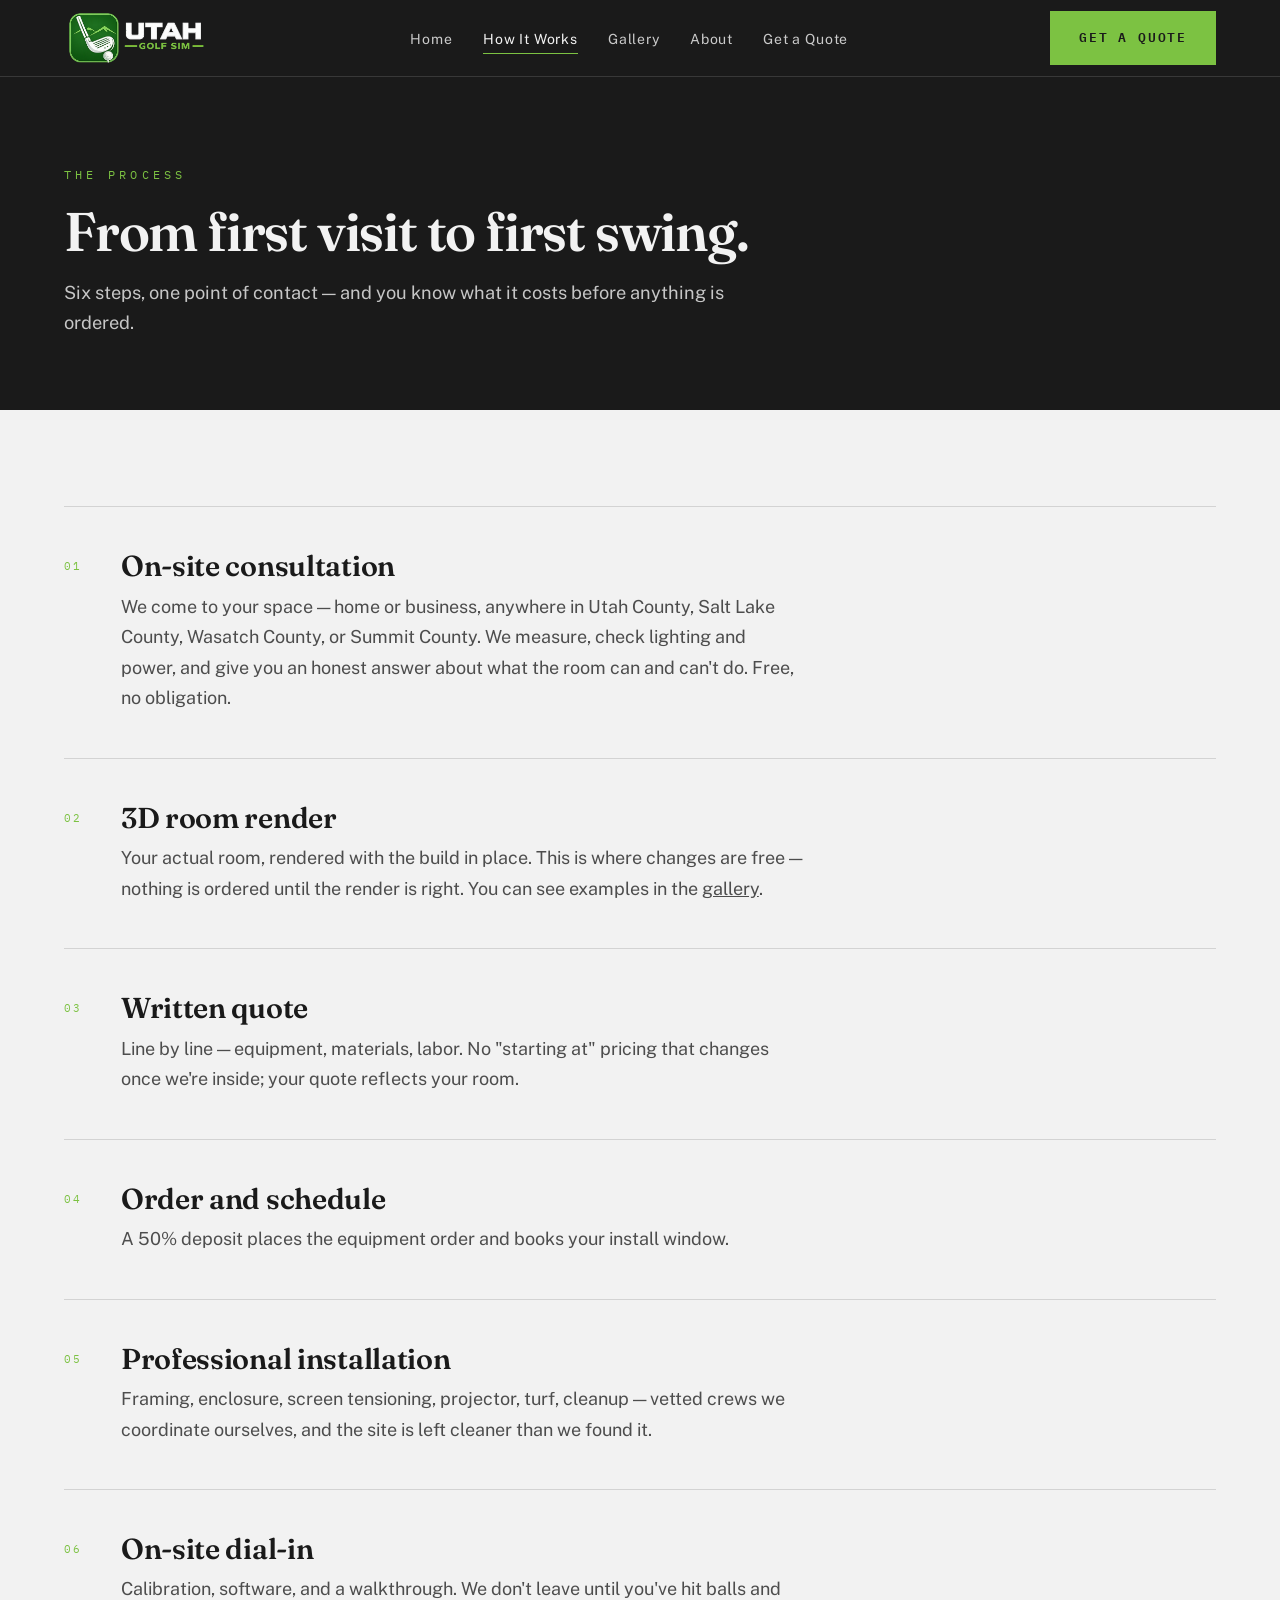
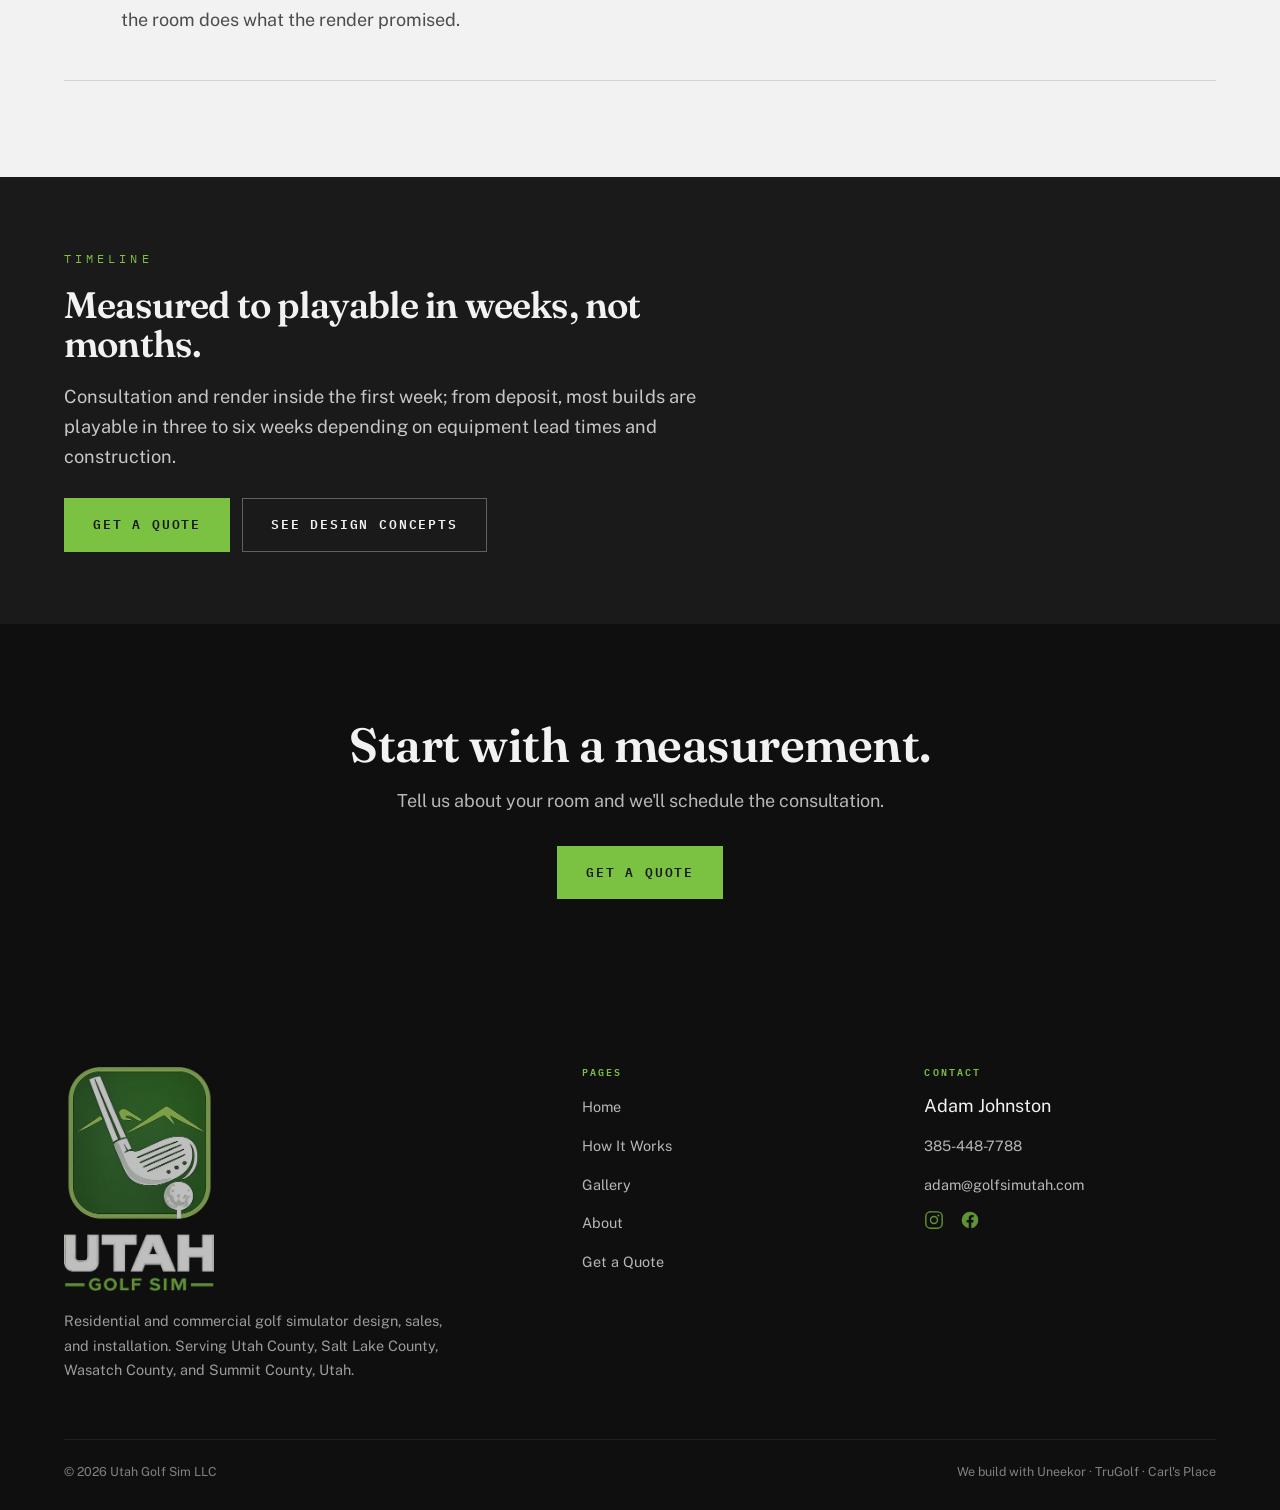
<file: how-it-works.html>
<!DOCTYPE html>
<html lang="en">
<head>
<meta charset="utf-8">
<meta name="viewport" content="width=device-width, initial-scale=1.0">
<!-- Google tag (gtag.js) -->
<script async src="https://www.googletagmanager.com/gtag/js?id=G-Y579968N7B"></script>
<script>
  window.dataLayer = window.dataLayer || [];
  function gtag(){dataLayer.push(arguments);}
  gtag('js', new Date());
  gtag('config', 'G-Y579968N7B');
</script>
<!-- Meta Pixel Code -->
<script>
!function(f,b,e,v,n,t,s)
{if(f.fbq)return;n=f.fbq=function(){n.callMethod?
n.callMethod.apply(n,arguments):n.queue.push(arguments)};
if(!f._fbq)f._fbq=n;n.push=n;n.loaded=!0;n.version='2.0';
n.queue=[];t=b.createElement(e);t.async=!0;
t.src=v;s=b.getElementsByTagName(e)[0];
s.parentNode.insertBefore(t,s)}(window, document,'script',
'https://connect.facebook.net/en_US/fbevents.js');
fbq('init', '1754399582407942');
fbq('track', 'PageView');
</script>
<noscript><img height="1" width="1" style="display:none"
src="https://www.facebook.com/tr?id=1754399582407942&ev=PageView&noscript=1"
/></noscript>
<!-- End Meta Pixel Code -->
<title>How It Works — Golf Simulator Consultation, Render &amp; Install | Utah Golf Sim</title>
<meta name="description" content="Our process: on-site consultation in Utah County, Salt Lake County, Wasatch County, or Summit County, a 3D render of your actual room, then professional installation. You approve the room before we order a single component.">
<link rel="canonical" href="https://golfsimutah.com/how-it-works">
<meta property="og:type" content="website">
<meta property="og:site_name" content="Utah Golf Sim">
<meta property="og:title" content="How It Works — Consultation, 3D Render, Install">
<meta property="og:description" content="On-site consultation, a 3D render of your actual room, then professional installation.">
<meta property="og:url" content="https://golfsimutah.com/how-it-works">
<meta property="og:image" content="https://golfsimutah.com/assets/img/og-image.jpg">
<meta name="twitter:card" content="summary_large_image">
<meta name="twitter:title" content="How It Works — Consultation, 3D Render, Install">
<meta name="twitter:description" content="On-site consultation, a 3D render of your actual room, then professional installation.">
<meta name="twitter:image" content="https://golfsimutah.com/assets/img/og-image.jpg">
<link rel="icon" href="/favicon.ico" sizes="any">
<link rel="icon" type="image/png" sizes="32x32" href="/assets/img/favicon-32.png">
<link rel="icon" type="image/png" sizes="16x16" href="/assets/img/favicon-16.png">
<link rel="apple-touch-icon" sizes="180x180" href="/assets/img/apple-touch-icon.png">
<link rel="preconnect" href="https://fonts.googleapis.com">
<link rel="preconnect" href="https://fonts.gstatic.com" crossorigin>
<link href="https://fonts.googleapis.com/css2?family=Fraunces:ital,opsz,wght@0,9..144,600;0,9..144,700;1,9..144,600&family=IBM+Plex+Mono:wght@400;600&family=Public+Sans:wght@400;600&display=swap" rel="stylesheet">
<link rel="stylesheet" href="/assets/css/style.css">
<script type="application/ld+json">
{"@context":"https://schema.org","@type":"LocalBusiness","@id":"https://golfsimutah.com/#business","name":"Utah Golf Sim","legalName":"Utah Golf Sim LLC","url":"https://golfsimutah.com/","telephone":"+1-385-448-7788","email":"adam@golfsimutah.com","priceRange":"$$$$","address":{"@type":"PostalAddress","addressRegion":"UT","addressCountry":"US"},"areaServed":[{"@type":"AdministrativeArea","name":"Utah County, Utah"},{"@type":"AdministrativeArea","name":"Salt Lake County, Utah"},{"@type":"AdministrativeArea","name":"Wasatch County, Utah"},{"@type":"AdministrativeArea","name":"Summit County, Utah"}]}
</script>
<script type="application/ld+json">
{"@context":"https://schema.org","@type":"HowTo","name":"How a Utah Golf Sim simulator build works","description":"Consultation, 3D render, order, install, and dial-in for a residential or commercial golf simulator in Utah County, Salt Lake County, Wasatch County, or Summit County.","step":[{"@type":"HowToStep","name":"On-site consultation","text":"We measure your space and talk through how you will use it."},{"@type":"HowToStep","name":"3D room render","text":"You see your exact room rendered before anything is ordered."},{"@type":"HowToStep","name":"Written quote","text":"A line-by-line quote with no package guesswork."},{"@type":"HowToStep","name":"Order and schedule","text":"A 50% deposit places the equipment order and books the install."},{"@type":"HowToStep","name":"Professional installation","text":"Framing, enclosure, projector mounting, and cleanup."},{"@type":"HowToStep","name":"On-site dial-in","text":"Calibration and a walkthrough before we leave."}]}
</script>
</head>
<body>
<a class="skip" href="#main">Skip to main content</a>
<header class="nav">
  <div class="nav__in">
    <a class="logo" href="/" aria-label="Utah Golf Sim - Home"><picture><source srcset="/assets/img/logo-horizontal-rev.webp" type="image/webp"><img class="logo__img" src="/assets/img/logo-horizontal-rev.png" alt="Utah Golf Sim" width="560" height="232" fetchpriority="high"></picture></a>
    <button class="nav__toggle" aria-expanded="false" aria-label="Menu"><svg width="22" height="14" viewBox="0 0 22 14" fill="none" stroke="currentColor" stroke-width="1.6"><path d="M0 1h22M0 7h22M0 13h22"/></svg></button>
    <ul class="nav__links">
      <li><a href="/">Home</a></li>
      <li><a href="/how-it-works" aria-current="page">How It Works</a></li>
      <li><a href="/gallery">Gallery</a></li>
      <li><a href="/about">About</a></li>
      <li><a href="/quote">Get a Quote</a></li>
    </ul>
    <a class="btn btn--brass" href="/quote">Get a Quote</a>
  </div>
</header>

<main id="main">
<section class="sec sec--tight" style="background:var(--green);color:var(--cream);padding-top:clamp(56px,7vw,88px)">
  <div class="wrap">
    <p class="eyebrow">The process</p>
    <h2 style="font-size:clamp(2.1rem,4.4vw,3.4rem);color:var(--cream);max-width:20ch;margin-bottom:18px">From first visit to first swing.</h2>
    <p class="sec__lede" style="max-width:60ch">Six steps, one point of contact — and you know what it costs before anything is ordered.</p>
  </div>
</section>

<section class="sec">
  <div class="wrap">
    <div class="steps">
      <div class="step rv"><div class="step__n"></div><div>
        <h3>On-site consultation</h3>
        <p>We come to your space — home or business, anywhere in Utah County, Salt Lake County, Wasatch County, or Summit County. We measure, check lighting and power, and give you an honest answer about what the room can and can't do. Free, no obligation.</p>
      </div></div>
      <div class="step rv"><div class="step__n"></div><div>
        <h3>3D room render</h3>
        <p>Your actual room, rendered with the build in place. This is where changes are free — nothing is ordered until the render is right. You can see examples in the <a href="/gallery">gallery</a>.</p>
      </div></div>
      <div class="step rv"><div class="step__n"></div><div>
        <h3>Written quote</h3>
        <p>Line by line — equipment, materials, labor. No "starting at" pricing that changes once we're inside; your quote reflects your room.</p>
      </div></div>
      <div class="step rv"><div class="step__n"></div><div>
        <h3>Order and schedule</h3>
        <p>A 50% deposit places the equipment order and books your install window.</p>
      </div></div>
      <div class="step rv"><div class="step__n"></div><div>
        <h3>Professional installation</h3>
        <p>Framing, enclosure, screen tensioning, projector, turf, cleanup — vetted crews we coordinate ourselves, and the site is left cleaner than we found it.</p>
      </div></div>
      <div class="step rv"><div class="step__n"></div><div>
        <h3>On-site dial-in</h3>
        <p>Calibration, software, and a walkthrough. We don't leave until you've hit balls and the room does what the render promised.</p>
      </div></div>
    </div>
  </div>
</section>

<section class="sec sec--dark sec--tight">
  <div class="wrap">
    <div class="sec__head rv" style="margin-bottom:26px">
      <p class="eyebrow">Timeline</p>
      <h2 style="font-size:clamp(1.7rem,3vw,2.3rem)">Measured to playable in weeks, not months.</h2>
      <p class="sec__lede">Consultation and render inside the first week; from deposit, most builds are playable in three to six weeks depending on equipment lead times and construction.</p>
    </div>
    <div class="hero__cta">
      <a class="btn btn--brass" href="/quote">Get a Quote</a>
      <a class="btn btn--ghost" href="/gallery">See Design Concepts</a>
    </div>
  </div>
</section>

<section class="cta">
  <div class="wrap">
    <h2>Start with a measurement.</h2>
    <p>Tell us about your room and we'll schedule the consultation.</p>
    <a class="btn btn--brass" href="/quote">Get a Quote</a>
  </div>
</section>
</main>

<footer class="foot">
  <div class="wrap">
    <div class="foot__grid">
      <div>
        <a class="logo" href="/" aria-label="Utah Golf Sim - Home"><picture><source srcset="/assets/img/logo-vertical-rev.webp" type="image/webp"><img class="logo__img logo__img--foot" src="/assets/img/logo-vertical-rev.png" alt="Utah Golf Sim" width="340" height="507" loading="lazy"></picture></a>
        <p class="foot__blurb">Residential and commercial golf simulator design, sales, and installation. Serving Utah County, Salt Lake County, Wasatch County, and Summit County, Utah.</p>
      </div>
      <div><h4>Pages</h4><ul>
        <li><a href="/">Home</a></li><li><a href="/how-it-works">How It Works</a></li>
        <li><a href="/gallery">Gallery</a></li><li><a href="/about">About</a></li><li><a href="/quote">Get a Quote</a></li>
      </ul></div>
      <div><h4>Contact</h4><ul>
        <li>Adam Johnston</li><li><a href="tel:+13854487788">385-448-7788</a></li>
        <li><a href="mailto:adam@golfsimutah.com">adam@golfsimutah.com</a></li><li class="foot__social"><a href="https://www.instagram.com/utahgolfsim/" target="_blank" rel="noopener" aria-label="Utah Golf Sim on Instagram"><svg width="20" height="20" viewBox="0 0 24 24" fill="none" aria-hidden="true"><rect x="2.2" y="2.2" width="19.6" height="19.6" rx="5.5" stroke="currentColor" stroke-width="1.7"/><circle cx="12" cy="12" r="4.2" stroke="currentColor" stroke-width="1.7"/><circle cx="17.3" cy="6.7" r="1.25" fill="currentColor"/></svg></a><a href="https://www.facebook.com/profile.php?id=61592087606623" target="_blank" rel="noopener" aria-label="Utah Golf Sim on Facebook"><svg width="20" height="20" viewBox="0 0 24 24" fill="currentColor" aria-hidden="true"><path d="M22 12a10 10 0 1 0-11.56 9.88v-6.99H7.9V12h2.54V9.8c0-2.51 1.49-3.9 3.78-3.9 1.09 0 2.24.2 2.24.2v2.46h-1.26c-1.24 0-1.63.77-1.63 1.56V12h2.78l-.44 2.89h-2.34v6.99A10 10 0 0 0 22 12z"/></svg></a></li>
      </ul></div>
    </div>
    <div class="foot__base">
      <span>© 2026 Utah Golf Sim LLC</span>
      <span>We build with Uneekor · TruGolf · Carl's Place</span>
    </div>
  </div>
</footer>
<script src="/assets/js/main.js"></script>
</body>
</html>
</file>
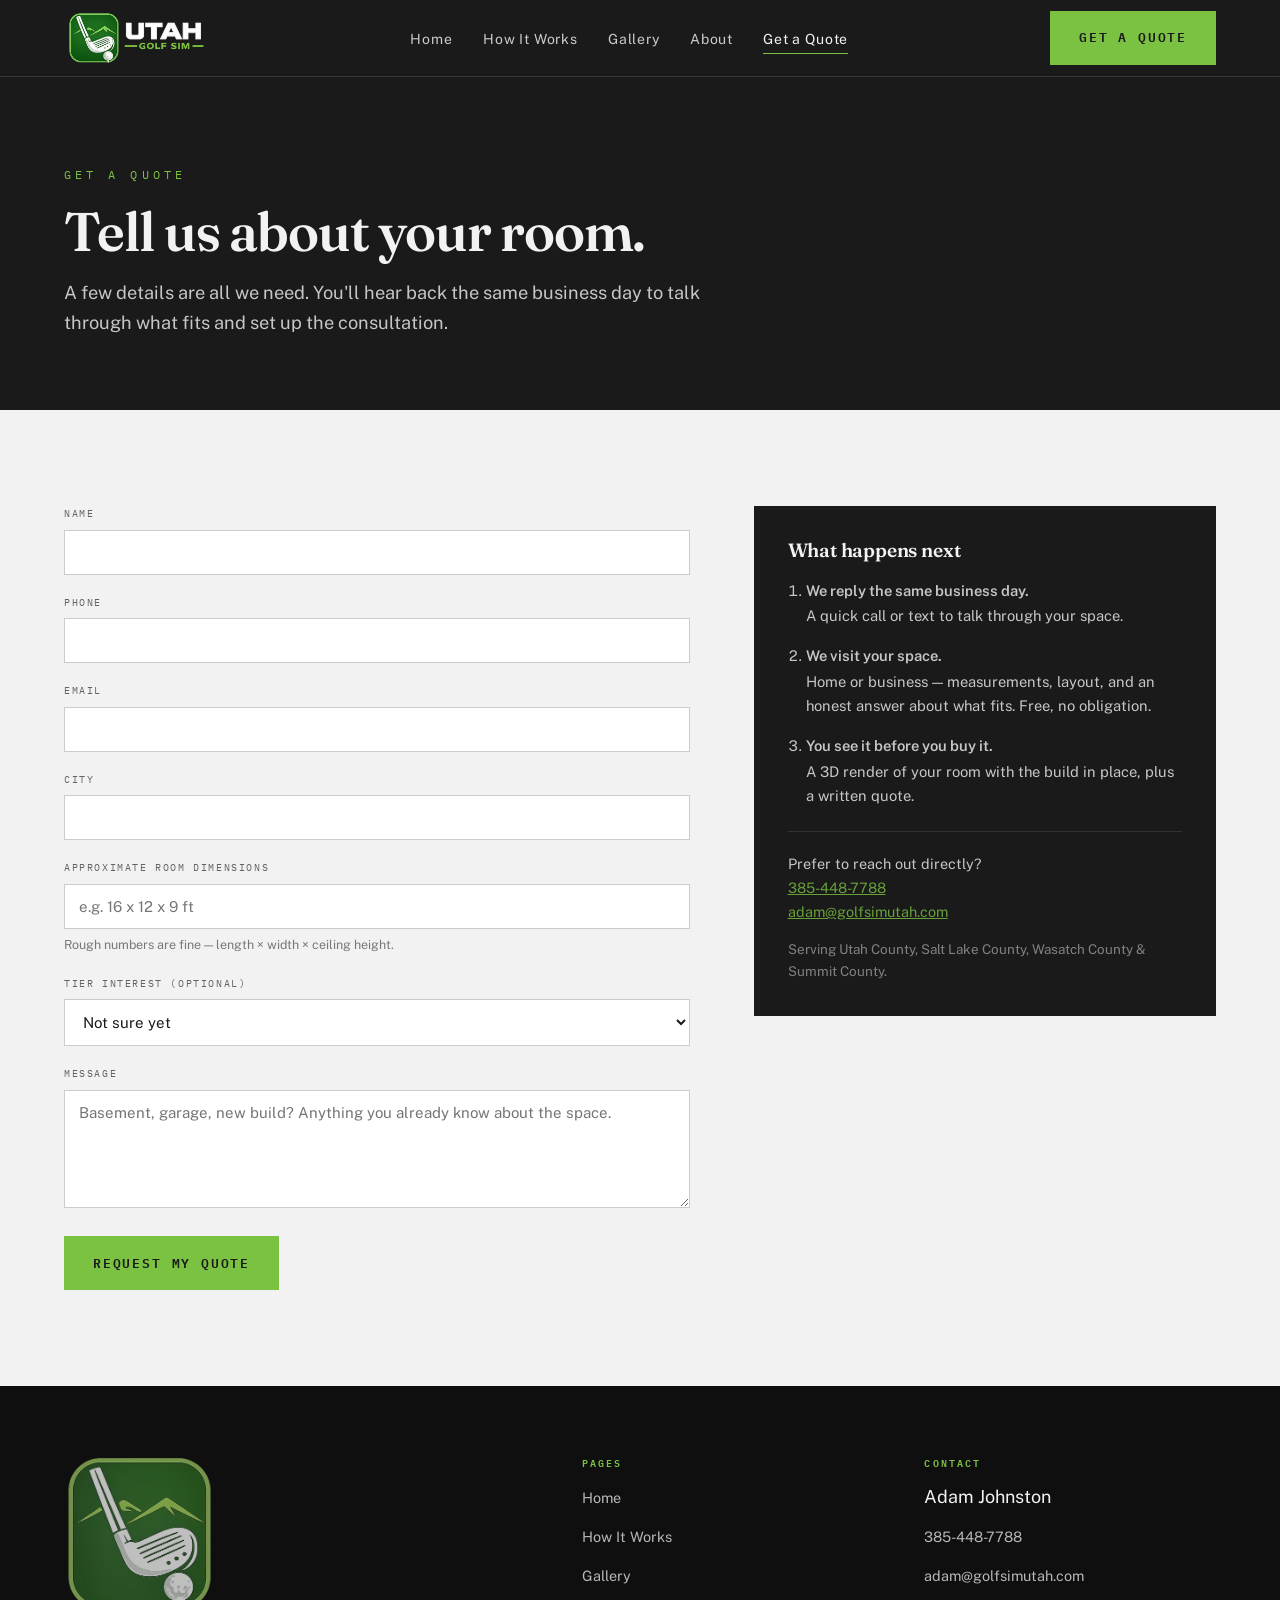
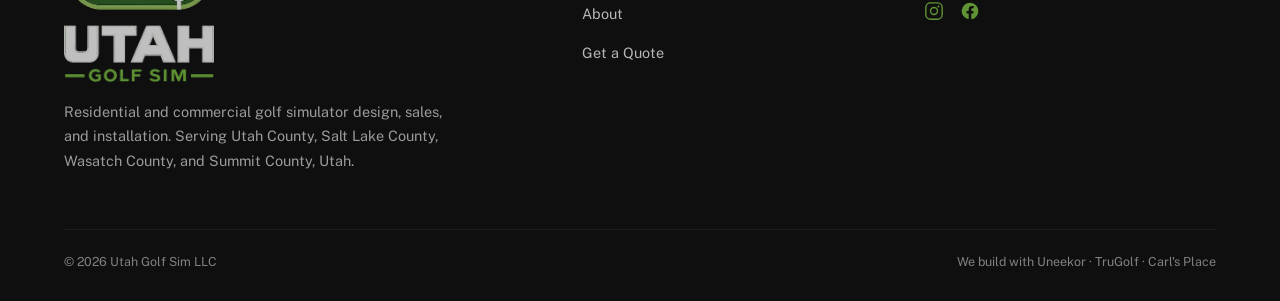
<file: quote.html>
<!DOCTYPE html>
<html lang="en">
<head>
<meta charset="utf-8">
<meta name="viewport" content="width=device-width, initial-scale=1.0">
<!-- Google tag (gtag.js) -->
<script async src="https://www.googletagmanager.com/gtag/js?id=G-Y579968N7B"></script>
<script>
  window.dataLayer = window.dataLayer || [];
  function gtag(){dataLayer.push(arguments);}
  gtag('js', new Date());
  gtag('config', 'G-Y579968N7B');
</script>
<!-- Meta Pixel Code -->
<script>
!function(f,b,e,v,n,t,s)
{if(f.fbq)return;n=f.fbq=function(){n.callMethod?
n.callMethod.apply(n,arguments):n.queue.push(arguments)};
if(!f._fbq)f._fbq=n;n.push=n;n.loaded=!0;n.version='2.0';
n.queue=[];t=b.createElement(e);t.async=!0;
t.src=v;s=b.getElementsByTagName(e)[0];
s.parentNode.insertBefore(t,s)}(window, document,'script',
'https://connect.facebook.net/en_US/fbevents.js');
fbq('init', '1754399582407942');
fbq('track', 'PageView');
</script>
<noscript><img height="1" width="1" style="display:none"
src="https://www.facebook.com/tr?id=1754399582407942&ev=PageView&noscript=1"
/></noscript>
<!-- End Meta Pixel Code -->
<title>Free Golf Simulator Quote — Salt Lake, Utah, Wasatch &amp; Summit County</title>
<meta name="description" content="Free quote for a residential or commercial golf simulator in Utah County, Salt Lake County, Wasatch County, or Summit County — Provo to Park City. Tell us about your space and we'll schedule an on-site consultation. Reply same business day.">
<link rel="canonical" href="https://golfsimutah.com/quote">
<meta property="og:type" content="website">
<meta property="og:site_name" content="Utah Golf Sim">
<meta property="og:title" content="Free Golf Simulator Quote — Salt Lake, Utah, Wasatch &amp; Summit County">
<meta property="og:description" content="Tell us about your space and we'll schedule an on-site consultation. Free, no obligation.">
<meta property="og:url" content="https://golfsimutah.com/quote">
<meta property="og:image" content="https://golfsimutah.com/assets/img/og-image.jpg">
<meta name="twitter:card" content="summary_large_image">
<meta name="twitter:title" content="Free Golf Simulator Quote — Salt Lake, Utah, Wasatch &amp; Summit County">
<meta name="twitter:description" content="Tell us about your space and we'll schedule an on-site consultation. Free, no obligation.">
<meta name="twitter:image" content="https://golfsimutah.com/assets/img/og-image.jpg">
<link rel="icon" href="/favicon.ico" sizes="any">
<link rel="icon" type="image/png" sizes="32x32" href="/assets/img/favicon-32.png">
<link rel="icon" type="image/png" sizes="16x16" href="/assets/img/favicon-16.png">
<link rel="apple-touch-icon" sizes="180x180" href="/assets/img/apple-touch-icon.png">
<link rel="preconnect" href="https://fonts.googleapis.com">
<link rel="preconnect" href="https://fonts.gstatic.com" crossorigin>
<link href="https://fonts.googleapis.com/css2?family=Fraunces:ital,opsz,wght@0,9..144,600;0,9..144,700;1,9..144,600&family=IBM+Plex+Mono:wght@400;600&family=Public+Sans:wght@400;600&display=swap" rel="stylesheet">
<link rel="stylesheet" href="/assets/css/style.css">
<script type="application/ld+json">
{"@context":"https://schema.org","@type":"ContactPage","mainEntity":{"@type":"LocalBusiness","name":"Utah Golf Sim","url":"https://golfsimutah.com/","telephone":"+1-385-448-7788","email":"adam@golfsimutah.com","priceRange":"$$$$","address":{"@type":"PostalAddress","addressRegion":"UT","addressCountry":"US"},"areaServed":[{"@type":"AdministrativeArea","name":"Utah County, Utah"},{"@type":"AdministrativeArea","name":"Salt Lake County, Utah"},{"@type":"AdministrativeArea","name":"Wasatch County, Utah"},{"@type":"AdministrativeArea","name":"Summit County, Utah"}]}}
</script>
</head>
<body>
<a class="skip" href="#main">Skip to main content</a>
<header class="nav">
  <div class="nav__in">
    <a class="logo" href="/" aria-label="Utah Golf Sim - Home"><picture><source srcset="/assets/img/logo-horizontal-rev.webp" type="image/webp"><img class="logo__img" src="/assets/img/logo-horizontal-rev.png" alt="Utah Golf Sim" width="560" height="232" fetchpriority="high"></picture></a>
    <button class="nav__toggle" aria-expanded="false" aria-label="Menu"><svg width="22" height="14" viewBox="0 0 22 14" fill="none" stroke="currentColor" stroke-width="1.6"><path d="M0 1h22M0 7h22M0 13h22"/></svg></button>
    <ul class="nav__links">
      <li><a href="/">Home</a></li>
      <li><a href="/how-it-works">How It Works</a></li>
      <li><a href="/gallery">Gallery</a></li>
      <li><a href="/about">About</a></li>
      <li><a href="/quote" aria-current="page">Get a Quote</a></li>
    </ul>
    <a class="btn btn--brass" href="/quote">Get a Quote</a>
  </div>
</header>

<main id="main">
<section class="sec sec--tight" style="background:var(--green);color:var(--cream);padding-top:clamp(56px,7vw,88px)">
  <div class="wrap">
    <p class="eyebrow">Get a quote</p>
    <h2 style="font-size:clamp(2.1rem,4.4vw,3.4rem);color:var(--cream);max-width:18ch;margin-bottom:18px">Tell us about your room.</h2>
    <p class="sec__lede" style="max-width:58ch">A few details are all we need. You'll hear back the same business day to talk through what fits and set up the consultation.</p>
  </div>
</section>

<section class="sec">
  <div class="wrap">
    <div class="formgrid">
      <div class="rv">
        <form name="quote" method="POST" data-netlify="true" netlify-honeypot="bot-field" action="/thanks.html">
          <input type="hidden" name="form-name" value="quote">
          <p class="hp"><label>Leave this empty: <input name="bot-field"></label></p>

          <div class="field">
            <label for="name">Name</label>
            <input id="name" name="name" type="text" autocomplete="name" required>
          </div>
          <div class="field">
            <label for="phone">Phone</label>
            <input id="phone" name="phone" type="tel" autocomplete="tel" required>
          </div>
          <div class="field">
            <label for="email">Email</label>
            <input id="email" name="email" type="email" autocomplete="email" required>
          </div>
          <div class="field">
            <label for="city">City</label>
            <input id="city" name="city" type="text" autocomplete="address-level2" required>
          </div>
          <div class="field">
            <label for="dims">Approximate room dimensions</label>
            <input id="dims" name="dimensions" type="text" placeholder="e.g. 16 x 12 x 9 ft">
            <p class="field__hint">Rough numbers are fine — length × width × ceiling height.</p>
          </div>
          <div class="field">
            <label for="tier">Tier interest (optional)</label>
            <select id="tier" name="tier">
              <option>Not sure yet</option>
              <option>Entry — The Weekender</option>
              <option>Mid-Tier — The Clubhouse</option>
              <option>Premium — The Tour Room</option>
              <option>Commercial project</option>
            </select>
          </div>
          <div class="field">
            <label for="message">Message</label>
            <textarea id="message" name="message" placeholder="Basement, garage, new build? Anything you already know about the space."></textarea>
          </div>

          <button class="btn btn--brass" type="submit">Request My Quote</button>
        </form>
      </div>

      <aside class="aside rv">
        <h3>What happens next</h3>
        <ol>
          <li><strong>We reply the same business day.</strong> A quick call or text to talk through your space.</li>
          <li><strong>We visit your space.</strong> Home or business — measurements, layout, and an honest answer about what fits. Free, no obligation.</li>
          <li><strong>You see it before you buy it.</strong> A 3D render of your room with the build in place, plus a written quote.</li>
        </ol>
        <div class="aside__contact">
          Prefer to reach out directly?<br>
          <a href="tel:+13854487788">385-448-7788</a><br>
          <a href="mailto:adam@golfsimutah.com">adam@golfsimutah.com</a>
          <p style="margin:14px 0 0;opacity:.6;font-size:.84rem">Serving Utah County, Salt Lake County, Wasatch County &amp; Summit County.</p>
        </div>
      </aside>
    </div>
  </div>
</section>
</main>

<footer class="foot">
  <div class="wrap">
    <div class="foot__grid">
      <div>
        <a class="logo" href="/" aria-label="Utah Golf Sim - Home"><picture><source srcset="/assets/img/logo-vertical-rev.webp" type="image/webp"><img class="logo__img logo__img--foot" src="/assets/img/logo-vertical-rev.png" alt="Utah Golf Sim" width="340" height="507" loading="lazy"></picture></a>
        <p class="foot__blurb">Residential and commercial golf simulator design, sales, and installation. Serving Utah County, Salt Lake County, Wasatch County, and Summit County, Utah.</p>
      </div>
      <div><h4>Pages</h4><ul>
        <li><a href="/">Home</a></li><li><a href="/how-it-works">How It Works</a></li>
        <li><a href="/gallery">Gallery</a></li><li><a href="/about">About</a></li><li><a href="/quote">Get a Quote</a></li>
      </ul></div>
      <div><h4>Contact</h4><ul>
        <li>Adam Johnston</li><li><a href="tel:+13854487788">385-448-7788</a></li>
        <li><a href="mailto:adam@golfsimutah.com">adam@golfsimutah.com</a></li><li class="foot__social"><a href="https://www.instagram.com/utahgolfsim/" target="_blank" rel="noopener" aria-label="Utah Golf Sim on Instagram"><svg width="20" height="20" viewBox="0 0 24 24" fill="none" aria-hidden="true"><rect x="2.2" y="2.2" width="19.6" height="19.6" rx="5.5" stroke="currentColor" stroke-width="1.7"/><circle cx="12" cy="12" r="4.2" stroke="currentColor" stroke-width="1.7"/><circle cx="17.3" cy="6.7" r="1.25" fill="currentColor"/></svg></a><a href="https://www.facebook.com/profile.php?id=61592087606623" target="_blank" rel="noopener" aria-label="Utah Golf Sim on Facebook"><svg width="20" height="20" viewBox="0 0 24 24" fill="currentColor" aria-hidden="true"><path d="M22 12a10 10 0 1 0-11.56 9.88v-6.99H7.9V12h2.54V9.8c0-2.51 1.49-3.9 3.78-3.9 1.09 0 2.24.2 2.24.2v2.46h-1.26c-1.24 0-1.63.77-1.63 1.56V12h2.78l-.44 2.89h-2.34v6.99A10 10 0 0 0 22 12z"/></svg></a></li>
      </ul></div>
    </div>
    <div class="foot__base">
      <span>© 2026 Utah Golf Sim LLC</span>
      <span>We build with Uneekor · TruGolf · Carl's Place</span>
    </div>
  </div>
</footer>
<script src="/assets/js/main.js"></script>
</body>
</html>
</file>
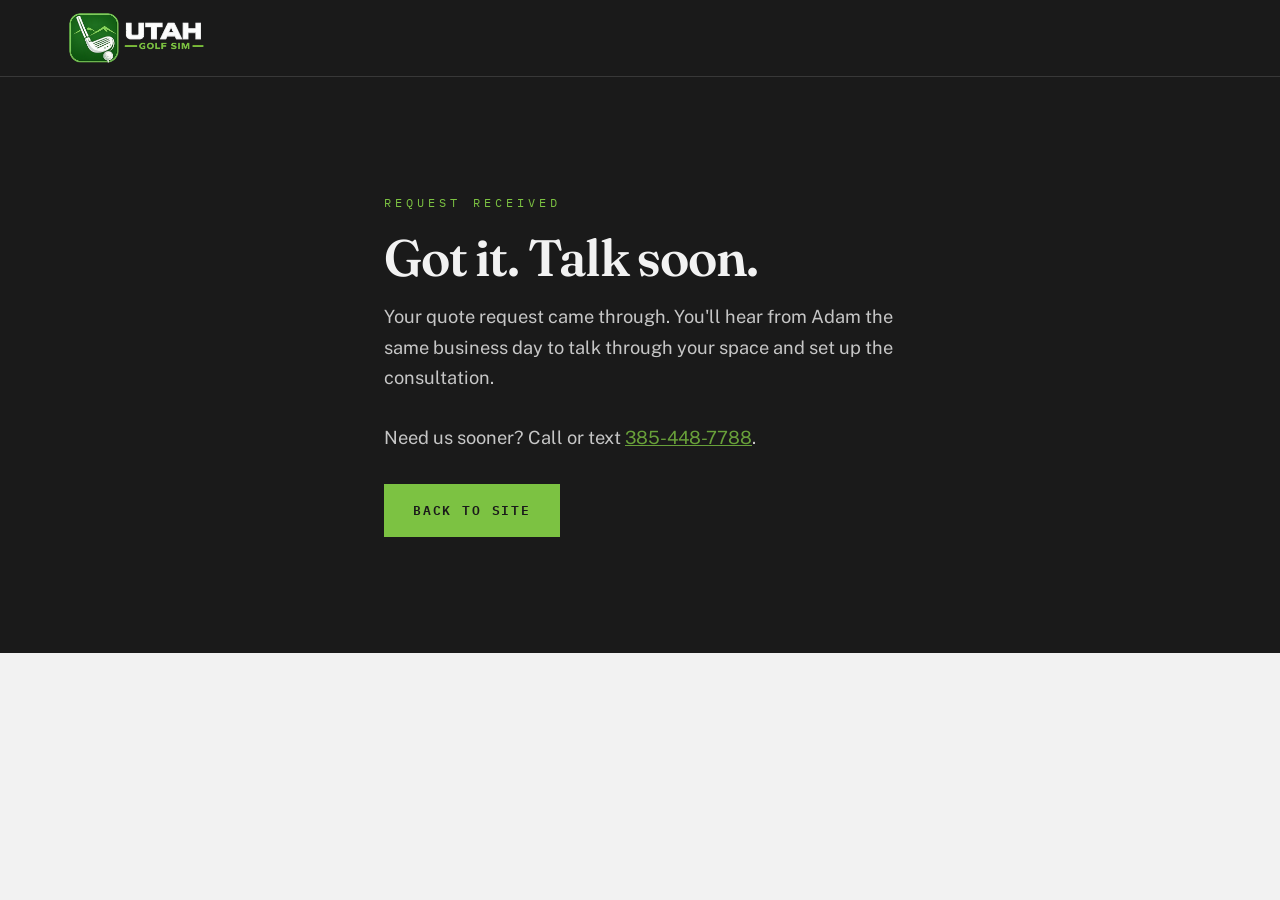
<file: thanks.html>
<!DOCTYPE html>
<html lang="en">
<head>
<meta charset="utf-8">
<meta name="viewport" content="width=device-width, initial-scale=1.0">
<!-- Google tag (gtag.js) -->
<script async src="https://www.googletagmanager.com/gtag/js?id=G-Y579968N7B"></script>
<script>
  window.dataLayer = window.dataLayer || [];
  function gtag(){dataLayer.push(arguments);}
  gtag('js', new Date());
  gtag('config', 'G-Y579968N7B');
  /* Reached only after a successful quote-form submission -> count as a lead */
  gtag('event', 'generate_lead', { currency: 'USD', value: 0, form_name: 'quote' });
</script>
<!-- Meta Pixel Code -->
<script>
!function(f,b,e,v,n,t,s)
{if(f.fbq)return;n=f.fbq=function(){n.callMethod?
n.callMethod.apply(n,arguments):n.queue.push(arguments)};
if(!f._fbq)f._fbq=n;n.push=n;n.loaded=!0;n.version='2.0';
n.queue=[];t=b.createElement(e);t.async=!0;
t.src=v;s=b.getElementsByTagName(e)[0];
s.parentNode.insertBefore(t,s)}(window, document,'script',
'https://connect.facebook.net/en_US/fbevents.js');
fbq('init', '1754399582407942');
fbq('track', 'PageView');
fbq('track', 'Lead');
</script>
<noscript><img height="1" width="1" style="display:none"
src="https://www.facebook.com/tr?id=1754399582407942&ev=PageView&noscript=1"
/></noscript>
<!-- End Meta Pixel Code -->
<meta name="robots" content="noindex">
<title>Thanks — Utah Golf Sim</title>
<link rel="icon" href="/favicon.ico" sizes="any">
<link rel="icon" type="image/png" sizes="32x32" href="/assets/img/favicon-32.png">
<link rel="icon" type="image/png" sizes="16x16" href="/assets/img/favicon-16.png">
<link rel="apple-touch-icon" sizes="180x180" href="/assets/img/apple-touch-icon.png">
<link rel="preconnect" href="https://fonts.googleapis.com">
<link rel="preconnect" href="https://fonts.gstatic.com" crossorigin>
<link href="https://fonts.googleapis.com/css2?family=Fraunces:opsz,wght@9..144,600;9..144,700&family=IBM+Plex+Mono:wght@400;600&family=Public+Sans:wght@400;600&display=swap" rel="stylesheet">
<link rel="stylesheet" href="/assets/css/style.css">
</head>
<body>
<header class="nav">
  <div class="nav__in">
    <a class="logo" href="/" aria-label="Utah Golf Sim - Home"><picture><source srcset="/assets/img/logo-horizontal-rev.webp" type="image/webp"><img class="logo__img" src="/assets/img/logo-horizontal-rev.png" alt="Utah Golf Sim" width="560" height="232" fetchpriority="high"></picture></a>
  </div>
</header>
<main id="main">
  <section class="sec" style="background:var(--green);color:var(--cream);min-height:64vh;display:flex;align-items:center">
    <div class="wrap" style="max-width:640px">
      <p class="eyebrow">Request received</p>
      <h2 style="font-size:clamp(2rem,4.4vw,3.2rem);color:var(--cream);margin-bottom:18px">Got it. Talk soon.</h2>
      <p class="sec__lede" style="margin-bottom:30px">Your quote request came through. You'll hear from Adam the same business day to talk through your space and set up the consultation.<br><br>Need us sooner? Call or text <a href="tel:+13854487788" style="color:var(--brass)">385-448-7788</a>.</p>
      <a class="btn btn--brass" href="/">Back to site</a>
    </div>
  </section>
</main>
</body>
</html>
</file>
<file: assets/css/style.css>
/* ============================================================
   UTAH GOLF SIM — brand system
   ============================================================ */
:root{
  /* 2026 rebrand — dark charcoal + neon-green, matching the Facebook cover.
     Variable NAMES are kept from the old scheme so existing inline var(--…)
     references keep working; only the VALUES moved to the new palette. */
  --green:#1A1A1A;        /* charcoal — dark base (nav, hero, dark sections) */
  --green-deep:#0F0F0F;   /* deeper charcoal — footer / deepest bands */
  --cream:#F2F2F2;        /* light-gray — body bg + light text on dark */
  --brass:#7CC242;        /* accent-green (neon) — the new accent, replaces brass */
  --brass-dim:#2E7032;    /* primary-green — deeper accent */
  --ink:#1A1A1A;          /* charcoal text on light sections */
  --primary-green:#2E7032;
  --accent-green:#7CC242;
  --white:#FFFFFF;
  --rule:rgba(242,242,242,.14);
  --rule-dark:rgba(26,26,26,.14);

  --display:"Fraunces",Georgia,"Times New Roman",serif;
  --body:"Public Sans",system-ui,-apple-system,sans-serif;
  --mono:"IBM Plex Mono",ui-monospace,monospace;

  --pad:clamp(20px,5vw,64px);
  --maxw:1280px;
}

*,*::before,*::after{box-sizing:border-box}
html{scroll-behavior:smooth}
@media (prefers-reduced-motion:reduce){html{scroll-behavior:auto}}
body{
  margin:0;background:var(--cream);color:var(--ink);
  font-family:var(--body);font-size:17px;line-height:1.65;
  -webkit-font-smoothing:antialiased;
}
@media (min-width:1100px){body{font-size:18px}}
img,video,svg{display:block;max-width:100%}
a{color:inherit}
h1,h2,h3,h4{font-family:var(--display);font-weight:600;line-height:1.05;margin:0;letter-spacing:-.01em}

.wrap{max-width:var(--maxw);margin:0 auto;padding-inline:var(--pad)}
.skip{position:absolute;left:-9999px}
.skip:focus{left:12px;top:12px;background:var(--brass);color:var(--green);padding:10px 16px;z-index:100}
:focus-visible{outline:2px solid var(--brass);outline-offset:3px}

/* ---------- eyebrow ---------- */
.eyebrow{
  font-family:var(--mono);font-size:12px;letter-spacing:.34em;
  text-transform:uppercase;color:var(--brass);margin:0 0 18px;
}

/* ============================================================
   NAV
   ============================================================ */
.nav{
  position:sticky;top:0;z-index:50;background:var(--green);
  border-bottom:1px solid var(--rule);
}
.nav__in{
  max-width:var(--maxw);margin:0 auto;padding:8px var(--pad);
  display:flex;align-items:center;justify-content:space-between;gap:24px;
}
/* logo — stacked lockup, fixes the run-together bug */
.logo{text-decoration:none;display:block;line-height:0}
/* nav uses the real horizontal brand logo (correct font + colors baked in),
   sized large so the "GOLF SIM" sub-line stays legible */
.nav .logo__img{display:block;height:60px;width:auto}
.logo__img--foot{display:block;height:auto;width:150px}
@media (max-width:900px){.nav .logo__img{height:52px}}
@media (max-width:380px){.nav .logo__img{height:46px}}
.logo__eyebrow{
  display:block;font-family:var(--mono);font-size:10px;font-weight:600;
  letter-spacing:.42em;color:var(--brass);margin-bottom:5px;
}
.logo__word{
  display:block;font-family:var(--display);font-weight:700;
  font-size:23px;letter-spacing:.02em;color:var(--cream);
}
.nav__links{display:flex;align-items:center;gap:30px;list-style:none;margin:0;padding:0}
.nav__links li+li{margin-left:0}
@supports not (gap:1px){.nav__links li+li{margin-left:30px}}
.nav__links a{
  font-size:14px;letter-spacing:.06em;text-decoration:none;color:var(--cream);
  opacity:.82;padding:6px 0;border-bottom:1.5px solid transparent;
}
.nav__links a:hover{opacity:1}
.nav__links a[aria-current="page"]{opacity:1;border-bottom-color:var(--brass)}
.nav__toggle{display:none;background:none;border:0;color:var(--cream);padding:8px;cursor:pointer}

.btn{
  display:inline-block;font-family:var(--mono);font-size:13px;font-weight:600;
  letter-spacing:.14em;text-transform:uppercase;text-decoration:none;
  padding:15px 28px;border:1.5px solid transparent;cursor:pointer;transition:.18s;
}
.btn--brass{background:var(--brass);color:var(--green)}
.btn--brass:hover{background:#93d45f;box-shadow:0 0 24px -4px rgba(124,194,66,.55)}
.btn--ghost{border-color:rgba(242,242,242,.32);color:var(--cream)}
.btn--ghost:hover{border-color:var(--brass);color:var(--brass)}
.btn--ink{border-color:var(--green);color:var(--green)}
.btn--ink:hover{background:var(--green);color:var(--cream)}

@media (max-width:900px){
  .nav__toggle{display:block}
  .nav__links{
    display:none;position:absolute;inset:100% 0 auto 0;background:var(--green-deep);
    flex-direction:column;align-items:flex-start;gap:0;padding:8px var(--pad) 20px;
    border-bottom:1px solid var(--rule);
  }
  .nav__links.is-open{display:flex}
  .nav__links li{width:100%}
  .nav__links a{display:block;padding:13px 0;font-size:15px}
  .nav .btn{display:none}
}

/* ============================================================
   HERO — asymmetric, media bleeds right
   ============================================================ */
.hero{
  background:
    radial-gradient(120% 90% at 8% 18%,rgba(46,112,50,.42) 0%,rgba(46,112,50,0) 55%),
    radial-gradient(90% 80% at 2% 96%,rgba(124,194,66,.18) 0%,rgba(124,194,66,0) 48%),
    var(--green);
  color:var(--cream);position:relative;overflow:hidden;
}
.hero h1 em{text-shadow:0 0 26px rgba(124,194,66,.4)}
.hero__grid{
  max-width:var(--maxw);margin:0 auto;
  display:flex;align-items:center;
  min-height:min(88vh,800px);
}
/* copy stacks ABOVE the media/scrim so the text stays bright and the CTAs
   receive clicks (the scrim was intercepting them) */
.hero__copy{position:relative;z-index:2;padding:clamp(64px,8vw,104px) var(--pad);max-width:720px}
/* desktop: extra bottom padding lifts the centred copy, reserving a clear
   lane for the stats bar beneath the CTA row */
@media (min-width:961px){.hero__copy{padding-bottom:clamp(140px,18vh,180px)}}
.hero h1{
  font-size:clamp(2.9rem,6.2vw,5.3rem);color:var(--cream);
  margin:0 0 24px;letter-spacing:-.025em;
}
.hero h1 em{font-style:italic;color:var(--brass)}
.hero__sub{
  font-size:clamp(1.08rem,1.5vw,1.3rem);line-height:1.6;
  color:rgba(242,242,242,.8);max-width:50ch;margin:0 0 38px;
}
.hero__cta{display:flex;gap:12px;flex-wrap:wrap}

/* full-bleed: the photo fills the whole hero, headline sits over it.
   pointer-events:none — the layer is purely visual, clicks pass through. */
.hero__media{position:absolute;inset:0;z-index:0;background:var(--green-deep);pointer-events:none}
.hero__media picture{display:contents}
.hero__media img,.hero__media video{
  position:absolute;inset:0;width:100%;height:100%;object-fit:cover;
  /* centred crop matches the tracer SVG's xMid slice so the arc stays aligned */
  object-position:center;
}
/* the cinematic grade is baked into hero-dark.jpg; the scrim only guards the
   headline column and adds the green ambience */
.hero__scrim{
  position:absolute;inset:0;z-index:1;
  background:
    radial-gradient(46% 42% at 60% 86%,rgba(124,194,66,.12) 0%,rgba(124,194,66,0) 70%),
    linear-gradient(90deg,rgba(10,12,10,.92) 0%,rgba(10,12,10,.66) 30%,rgba(10,12,10,.18) 56%,rgba(10,12,10,0) 74%),
    linear-gradient(180deg,rgba(10,12,10,.42) 0%,rgba(10,12,10,0) 26%,rgba(10,12,10,0) 62%,rgba(10,12,10,.55) 100%);
}
.hero__tracer{position:absolute;inset:0;width:100%;height:100%}

/* tracer draw-on: soft wide glow underneath, hot neon core on top */
.tracer__path{
  fill:none;stroke:#AEE85E;stroke-width:3.6;stroke-linecap:round;
  filter:drop-shadow(0 0 6px rgba(124,194,66,.8));
  stroke-dasharray:1000;stroke-dashoffset:1000;
}
.tracer__path--under{
  stroke:var(--brass);stroke-width:10;opacity:.32;filter:blur(5px);
}
.is-ready .tracer__path{animation:draw 1.5s cubic-bezier(.22,.9,.3,1) .25s forwards}
@keyframes draw{to{stroke-dashoffset:0}}
.tracer__ball{fill:#D6FA92;filter:drop-shadow(0 0 8px rgba(174,232,94,.95))}
.tracer__ball--tee{opacity:.95}
.tracer__tee-halo{fill:var(--brass);opacity:.25;filter:blur(7px)}
.tracer__ball--land{opacity:0}
.is-ready .tracer__ball--land{animation:pop .4s ease-out 1.6s forwards}
@keyframes pop{from{opacity:0;transform:scale(.4)}to{opacity:1;transform:scale(1)}}
/* glowing impact ring on the screen where the shot lands */
.tracer__ring{
  fill:none;stroke:#AEE85E;stroke-width:2.6;opacity:0;
  filter:drop-shadow(0 0 6px rgba(124,194,66,.9));
}
.tracer__ring--outer{stroke:var(--brass);stroke-width:1.6;filter:blur(2px)}
.is-ready .tracer__ring{animation:ringpop .55s ease-out 1.65s forwards}
.is-ready .tracer__ring--outer{animation:ringpop .55s ease-out 1.75s forwards,ringpulse 2.8s ease-in-out 2.6s infinite}
@keyframes ringpop{from{opacity:0;transform:scale(.35)}to{opacity:.92;transform:scale(1)}}
@keyframes ringpulse{0%,100%{opacity:.9}50%{opacity:.45}}
.tracer__tick{stroke:rgba(242,242,242,.2);stroke-width:1}
.tracer__lbl{
  font-family:var(--mono);font-size:8px;letter-spacing:.16em;
  fill:rgba(242,242,242,.5);text-transform:uppercase;
}

/* data readout */
/* The readouts float on the photograph, whose brightness swings from dark
   turf to a lit projector screen — 36 yds landed on the fairway at 1.5:1.
   A scrim under the strip gives every number a predictable dark backing
   instead of trusting whatever pixel happens to be behind it. */
.readout{
  position:absolute;right:clamp(20px,3vw,44px);bottom:clamp(14px,2vw,26px);left:auto;
  width:min(56%,760px);
  display:flex;justify-content:space-between;align-items:center;gap:0;
  padding:13px clamp(10px,1.3vw,20px);
  background:rgba(8,10,8,.55);
  -webkit-backdrop-filter:blur(9px);backdrop-filter:blur(9px);
  border:1px solid rgba(242,242,242,.16);border-radius:10px;
  box-shadow:0 18px 50px -24px rgba(0,0,0,.9);
}
.readout__item{flex:1;min-width:0;padding:2px clamp(12px,1.5vw,22px)}
.readout__item+.readout__item{border-left:1px solid rgba(242,242,242,.14)}
/* short windows can't fit the bar under the CTA row */
@media (max-height:640px){.readout{display:none}}
.readout__num{
  font-family:var(--mono);font-size:clamp(17px,1.65vw,21px);font-weight:600;
  color:var(--brass);letter-spacing:-.01em;white-space:nowrap;
  text-shadow:0 1px 3px rgba(0,0,0,.6);
}
.readout__lbl{
  font-family:var(--mono);font-size:10px;letter-spacing:.16em;white-space:nowrap;
  text-transform:uppercase;color:rgba(242,242,242,.66);margin-top:5px;
  text-shadow:0 1px 3px rgba(0,0,0,.9);
}

@media (max-width:1000px){
  .hero__grid{min-height:min(80vh,620px)}
  .hero__copy{padding:clamp(64px,13vw,96px) var(--pad)}
}
/* the stats panel needs desktop room; hide it before it crowds the copy */
@media (max-width:960px){ .readout{display:none} }
@media (max-width:700px){
  .hero__scrim{background:
    linear-gradient(180deg,rgba(26,26,26,.62) 0%,rgba(26,26,26,.34) 34%,rgba(26,26,26,.8) 100%),
    linear-gradient(90deg,rgba(26,26,26,.84) 0%,rgba(26,26,26,.3) 100%);}
}

/* ============================================================
   DEALER STRIP
   ============================================================ */
.dealers{background:var(--green-deep);color:var(--cream);padding:clamp(30px,4vw,46px) 0;border-top:1px solid var(--rule)}
.dealers__in{
  display:flex;align-items:center;gap:clamp(26px,5vw,72px);flex-wrap:wrap;justify-content:center;
}
.dealers__lbl{
  font-family:var(--mono);font-size:12px;letter-spacing:.26em;text-transform:uppercase;
  color:rgba(242,242,242,.55);
}
.dealers__name{
  font-family:var(--display);font-size:17px;font-weight:600;
  color:rgba(242,242,242,.82);letter-spacing:.01em;
}
.dealers__logo{height:58px;width:auto;opacity:.92;display:block}
/* pure wordmark reads heavier than the icon+word marks — size it down to match */
.dealers__logo--uneekor{height:32px}
@media (max-width:700px){.dealers__logo{height:44px}.dealers__logo--uneekor{height:24px}}

/* ============================================================
   SECTIONS — varied rhythm, not a metronome
   ============================================================ */
.sec{padding:clamp(56px,7.5vw,100px) 0}
.sec--tight{padding:clamp(48px,6vw,72px) 0}
.sec--dark{background:var(--green);color:var(--cream)}
.sec--deep{background:var(--green-deep);color:var(--cream)}
.sec--dark h2,.sec--deep h2{color:var(--cream)}

.sec__head{max-width:58ch;margin-bottom:clamp(28px,4vw,46px)}
.sec h2{font-size:clamp(2.2rem,4.2vw,3.4rem);margin:0 0 18px;letter-spacing:-.022em}
.sec__lede{font-size:1.14rem;line-height:1.66;opacity:.8;margin:0}

/* offset approach list — deliberately not a 3-up grid */
.approach{display:grid;gap:0}
.approach__row{
  display:grid;grid-template-columns:minmax(0,1fr) minmax(0,1.45fr);
  gap:clamp(20px,4vw,56px);padding:clamp(26px,3.6vw,40px) 0;
  border-top:1px solid var(--rule-dark);align-items:start;
}
.sec--dark .approach__row{border-top-color:var(--rule)}
.approach__row:last-child{border-bottom:1px solid var(--rule-dark)}
.sec--dark .approach__row:last-child{border-bottom-color:var(--rule)}
.approach__k{font-family:var(--display);font-size:clamp(1.25rem,2.1vw,1.65rem);font-weight:600}
.approach__v{margin:0;opacity:.76;line-height:1.7}
@media (max-width:760px){.approach__row{grid-template-columns:1fr;gap:10px}}

/* ============================================================
   TIERS — visual weight escalates with tier
   ============================================================ */
.tiers{display:grid;grid-template-columns:repeat(3,1fr);gap:clamp(14px,1.6vw,20px);align-items:stretch}
.tier{
  background:rgba(242,242,242,.03);border:1px solid var(--rule);
  padding:clamp(26px,2.6vw,34px);display:flex;flex-direction:column;
  transition:.2s;
}
.tier:hover{transform:translateY(-3px);border-color:rgba(124,194,66,.4)}
.tier__tag{
  font-family:var(--mono);font-size:9.5px;letter-spacing:.22em;text-transform:uppercase;
  color:rgba(242,242,242,.44);margin-bottom:14px;
}
.tier h3{font-size:1.5rem;color:var(--cream);margin:0 0 12px}
.tier__desc{font-size:.95rem;line-height:1.66;opacity:.72;margin:0 0 22px}
.tier__list{list-style:none;margin:0 0 26px;padding:0;flex:1}
.tier__list li{
  font-size:.88rem;padding:8px 0 8px 18px;position:relative;opacity:.8;
  border-bottom:1px solid rgba(242,242,242,.07);
}
.tier__list li::before{
  content:"";position:absolute;left:0;top:15px;width:6px;height:1.5px;background:var(--brass);
}
/* escalation */
.tier--mid{background:rgba(242,242,242,.055);border-color:rgba(242,242,242,.2)}
.tier--top{
  background:linear-gradient(168deg,rgba(124,194,66,.13),rgba(124,194,66,.03));
  border-color:rgba(124,194,66,.5);box-shadow:0 20px 60px -30px rgba(0,0,0,.8);
}
.tier--top .tier__tag{color:var(--brass)}
.tier--top h3{font-size:1.72rem}
.tier__note{
  margin-top:clamp(28px,3.4vw,40px);padding-top:20px;border-top:1px solid var(--rule);
  font-size:.9rem;opacity:.6;max-width:70ch;
}
@media (max-width:900px){.tiers{grid-template-columns:1fr}}

/* ============================================================
   GALLERY — editorial, varied card sizes by content type
   ============================================================ */
.gnote{
  border-left:2px solid var(--brass);padding:14px 0 14px 18px;
  margin-bottom:clamp(32px,4vw,48px);max-width:64ch;
  font-size:.96rem;line-height:1.65;opacity:.8;
}
.gnote strong{opacity:1;font-weight:600}

.gwork{display:grid;grid-template-columns:repeat(2,1fr);gap:clamp(12px,1.5vw,18px)}
.gwork__card{
  position:relative;overflow:hidden;background:var(--green-deep);
  border:1px solid var(--rule-dark);text-decoration:none;color:inherit;display:block;
}
.gwork__card--feature{grid-column:1 / -1}
.gwork__media{aspect-ratio:16/9;background:var(--green-deep);position:relative;overflow:hidden}
.gwork__card--feature .gwork__media{aspect-ratio:21/9}
.gwork__media img{width:100%;height:100%;object-fit:cover;transition:.5s}
.gwork__card:hover .gwork__media img{transform:scale(1.03)}
.gwork__body{padding:20px 22px 24px;background:var(--cream)}
.gwork__badge{
  position:absolute;top:12px;left:12px;z-index:2;
  font-family:var(--mono);font-size:8.5px;letter-spacing:.18em;text-transform:uppercase;
  background:rgba(15,15,15,.86);color:var(--brass);padding:6px 10px;
  border:1px solid rgba(124,194,66,.34);
}
.gwork__body h3{font-size:1.16rem;margin:0 0 7px}
.gwork__body p{margin:0;font-size:.9rem;line-height:1.6;opacity:.72}
@media (max-width:760px){.gwork{grid-template-columns:1fr}}

/* render card — device framing, visually distinct from photo cards */
.grender{
  display:grid;grid-template-columns:minmax(0,1.1fr) minmax(0,1fr);
  gap:clamp(24px,4vw,56px);align-items:center;
}
.grender__frame{
  background:var(--green-deep);border:1px solid var(--rule);padding:clamp(16px,2.2vw,26px);
  position:relative;
}
.grender__frame::after{
  content:"";position:absolute;inset:0;border:1px solid rgba(124,194,66,.18);
  margin:8px;pointer-events:none;
}
.grender__frame img{width:100%;aspect-ratio:4/3;object-fit:cover}
@media (max-width:860px){.grender{grid-template-columns:1fr}}

/* spec strip — technical detail, reads like a spec sheet not interiors */
.gspec{display:grid;grid-template-columns:repeat(2,1fr);gap:clamp(12px,1.5vw,18px)}
.gspec__item{border:1px solid var(--rule);background:rgba(242,242,242,.03)}
.gspec__item img{width:100%;aspect-ratio:3/2;object-fit:cover}
.gspec__meta{padding:18px 20px 22px}
.gspec__meta h3{font-size:1.08rem;color:var(--cream);margin:0 0 6px}
.gspec__meta p{margin:0;font-size:.86rem;line-height:1.6;opacity:.68}
@media (max-width:760px){.gspec{grid-template-columns:1fr}}

/* ============================================================
   PROCESS — a real sequence, so numbering is earned
   ============================================================ */
.steps{counter-reset:s;display:grid;gap:0}
.step{
  display:grid;grid-template-columns:auto minmax(0,1fr);gap:clamp(20px,3vw,40px);
  padding:clamp(28px,3.6vw,44px) 0;border-top:1px solid var(--rule-dark);position:relative;
}
.sec--dark .step,.sec--deep .step{border-top-color:var(--rule)}
.step:last-child{border-bottom:1px solid var(--rule-dark)}
.sec--dark .step:last-child,.sec--deep .step:last-child{border-bottom-color:var(--rule)}
.step__n{
  counter-increment:s;font-family:var(--mono);font-size:11px;letter-spacing:.2em;
  color:var(--brass);padding-top:6px;
}
.step__n::before{content:counter(s,decimal-leading-zero)}
.step h3{font-size:clamp(1.35rem,2.4vw,1.8rem);margin:0 0 10px}
.step p{margin:0;opacity:.76;line-height:1.7;max-width:62ch}

/* ============================================================
   CTA BAND
   ============================================================ */
.cta{background:var(--green-deep);color:var(--cream);padding:clamp(60px,8vw,96px) 0;text-align:center}
.cta h2{font-size:clamp(2rem,3.8vw,3rem);margin:0 0 16px;color:var(--cream)}
.cta p{opacity:.74;max-width:52ch;margin:0 auto 30px}

/* ============================================================
   FORM
   ============================================================ */
.formgrid{display:grid;grid-template-columns:minmax(0,1.15fr) minmax(0,.85fr);gap:clamp(32px,5vw,72px);align-items:start}
@media (max-width:900px){.formgrid{grid-template-columns:1fr}}
.field{margin-bottom:20px}
.field label{
  display:block;font-family:var(--mono);font-size:10px;letter-spacing:.16em;
  text-transform:uppercase;margin-bottom:7px;opacity:.66;
}
.field input,.field select,.field textarea{
  width:100%;padding:13px 14px;font-family:var(--body);font-size:15px;color:var(--ink);
  background:#fff;border:1px solid rgba(26,26,26,.22);border-radius:0;
}
.field textarea{min-height:118px;resize:vertical}
.field input:focus,.field select:focus,.field textarea:focus{
  outline:none;border-color:var(--brass);box-shadow:0 0 0 3px rgba(124,194,66,.16);
}
.field__hint{font-size:.78rem;opacity:.56;margin:6px 0 0}
.hp{position:absolute;left:-9999px}
.aside{background:var(--green);color:var(--cream);padding:clamp(26px,3vw,34px)}
.aside h3{color:var(--cream);font-size:1.2rem;margin:0 0 18px}
.aside ol{margin:0;padding-left:18px}
.aside li{margin-bottom:16px;font-size:.92rem;line-height:1.62;opacity:.8}
.aside li strong{opacity:1;display:block;font-weight:600;margin-bottom:2px}
.aside__contact{margin-top:24px;padding-top:20px;border-top:1px solid var(--rule);font-size:.9rem;opacity:.8}
.aside__contact a{color:var(--brass)}

/* ============================================================
   FOOTER
   ============================================================ */
.foot{background:var(--green-deep);color:var(--cream);padding:clamp(48px,6vw,72px) 0 28px}
.foot__grid{display:grid;grid-template-columns:minmax(0,1.6fr) repeat(2,minmax(0,1fr));gap:clamp(28px,4vw,56px)}
.foot__blurb{font-size:.9rem;line-height:1.7;opacity:.62;max-width:42ch;margin:18px 0 0}
.foot h4{
  font-family:var(--mono);font-size:9.5px;letter-spacing:.22em;text-transform:uppercase;
  color:var(--brass);margin:0 0 14px;font-weight:600;
}
.foot ul{list-style:none;margin:0;padding:0}
.foot li{margin-bottom:9px}
.foot a{font-size:.9rem;text-decoration:none;opacity:.74}
.foot a:hover{opacity:1;color:var(--brass)}
.foot__base{
  margin-top:clamp(36px,5vw,56px);padding-top:22px;border-top:1px solid var(--rule);
  font-size:.78rem;opacity:.5;display:flex;justify-content:space-between;gap:16px;flex-wrap:wrap;
}
@media (max-width:760px){.foot__grid{grid-template-columns:1fr}}

/* ============================================================
   REVEAL
   ============================================================ */
/* content is visible by default — JS only ADDS the animation.
   if JS fails, the page still renders fully. */
.rv{opacity:1;transform:none}
.js .rv{opacity:0;transform:translateY(18px);transition:opacity .6s ease,transform .6s ease}
.js .rv.in{opacity:1;transform:none}
@media (prefers-reduced-motion:reduce){
  .js .rv{opacity:1;transform:none;transition:none}
  .tracer__path{stroke-dashoffset:0;animation:none}
  .tracer__ball{opacity:1;animation:none}
  .tracer__ring{opacity:.9;animation:none}
  .gwork__card:hover .gwork__media img{transform:none}
  .tier:hover{transform:none}
}

.foot__social{display:flex;gap:16px;margin-top:12px;list-style:none}
.foot__social a{color:var(--brass);display:inline-flex;transition:opacity .15s ease}
.foot__social a:hover{opacity:.65}
</file>
